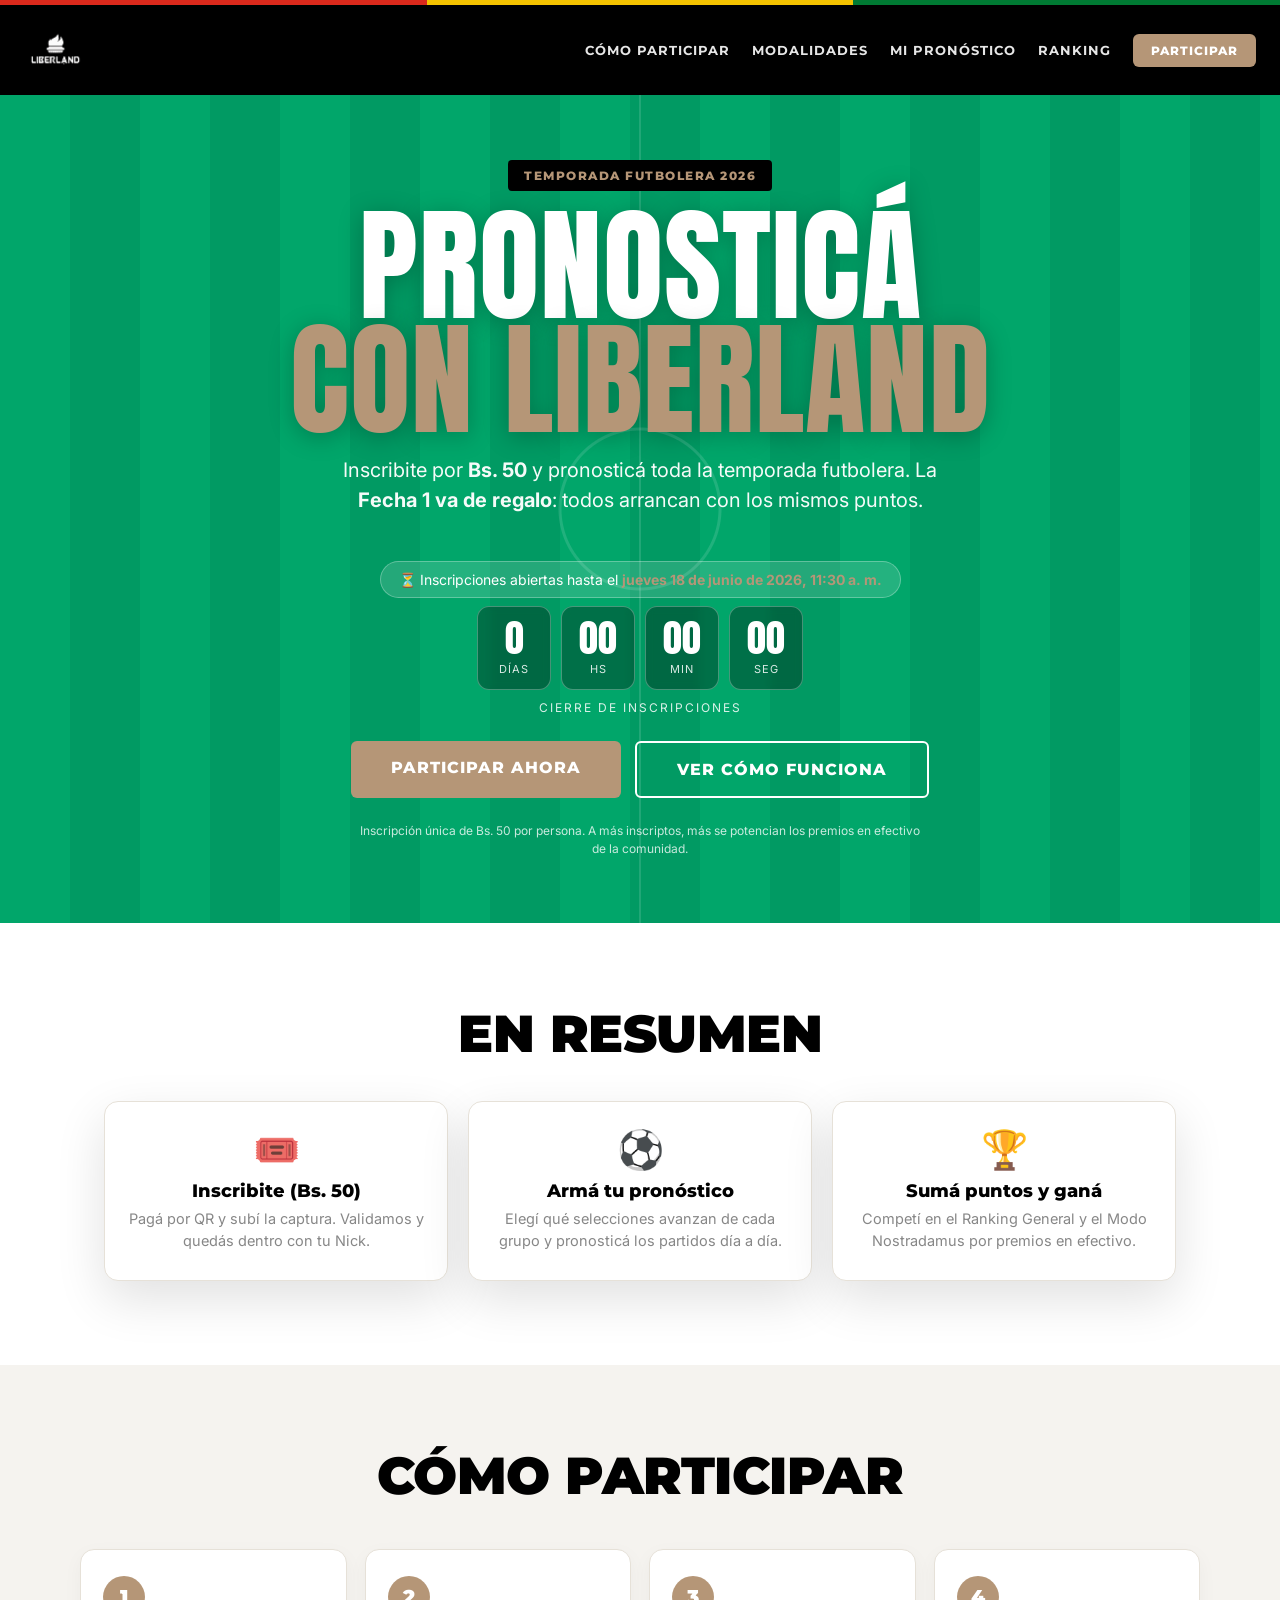
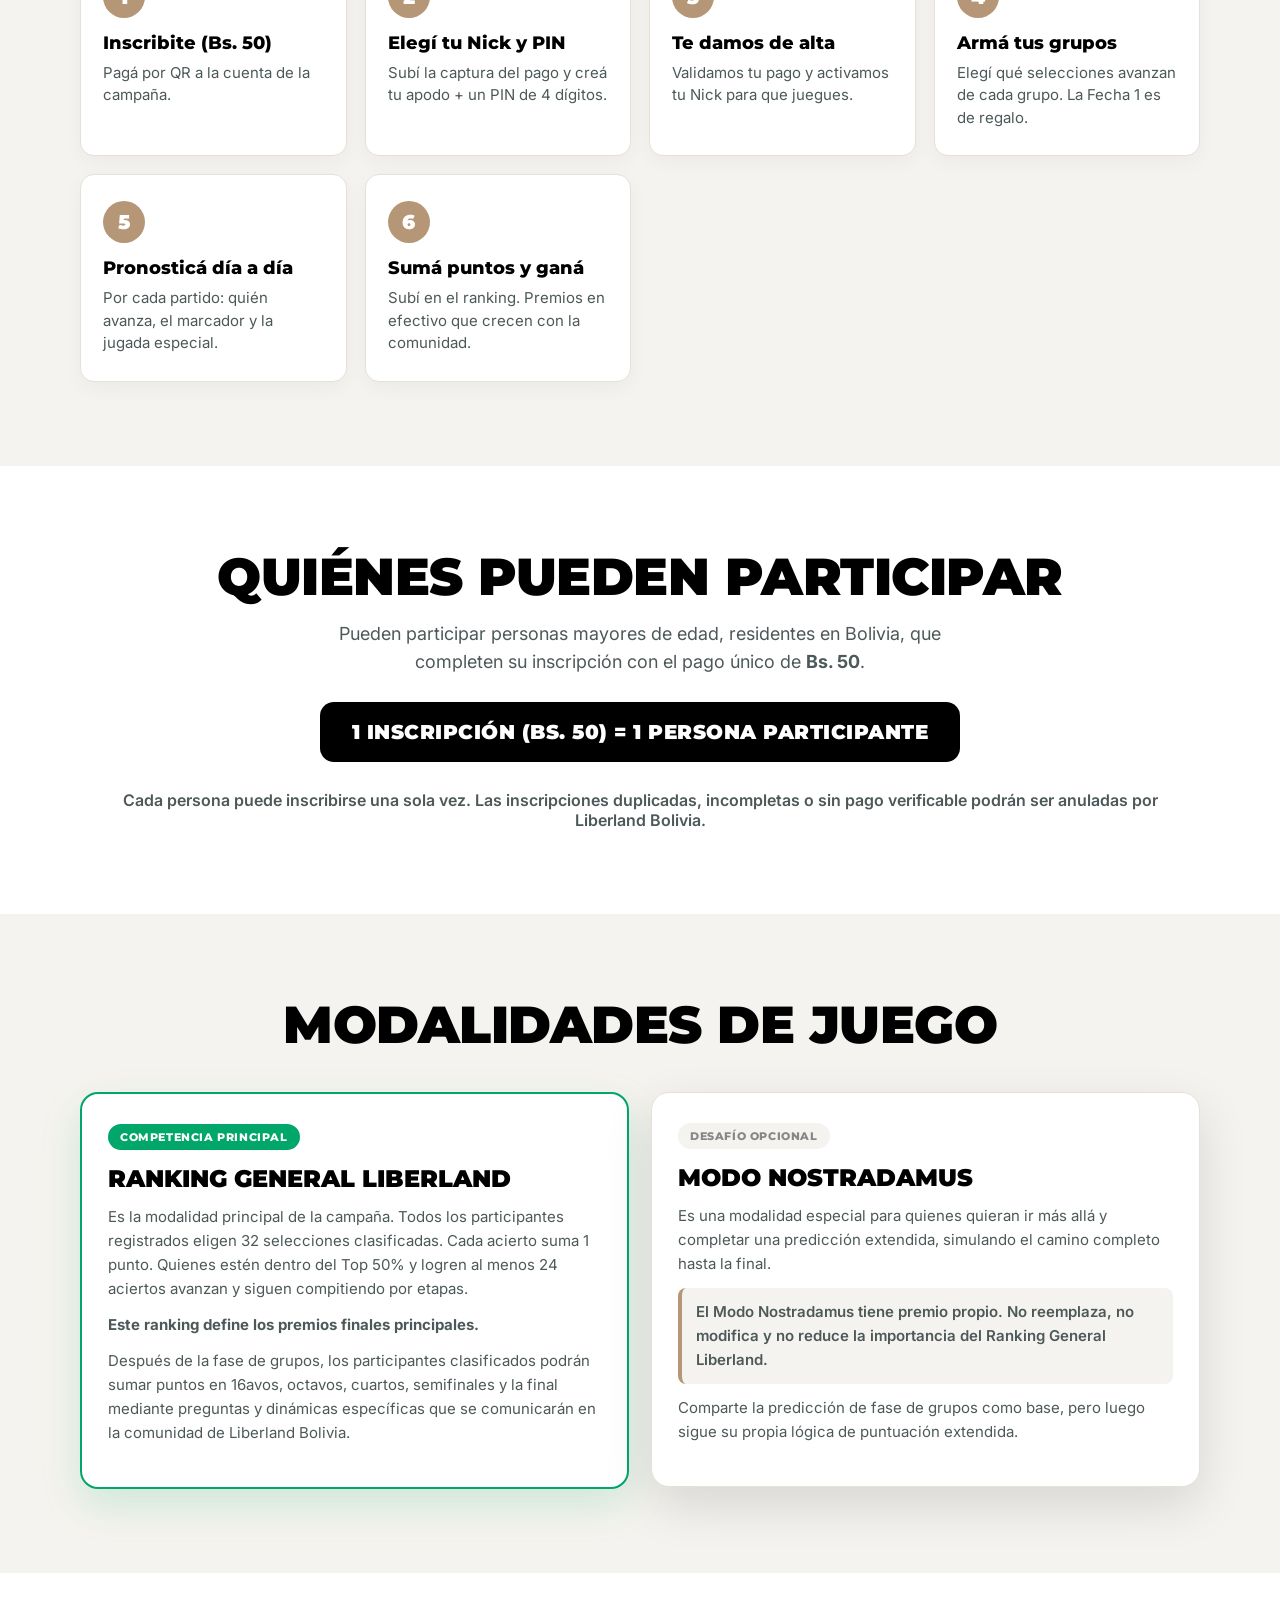
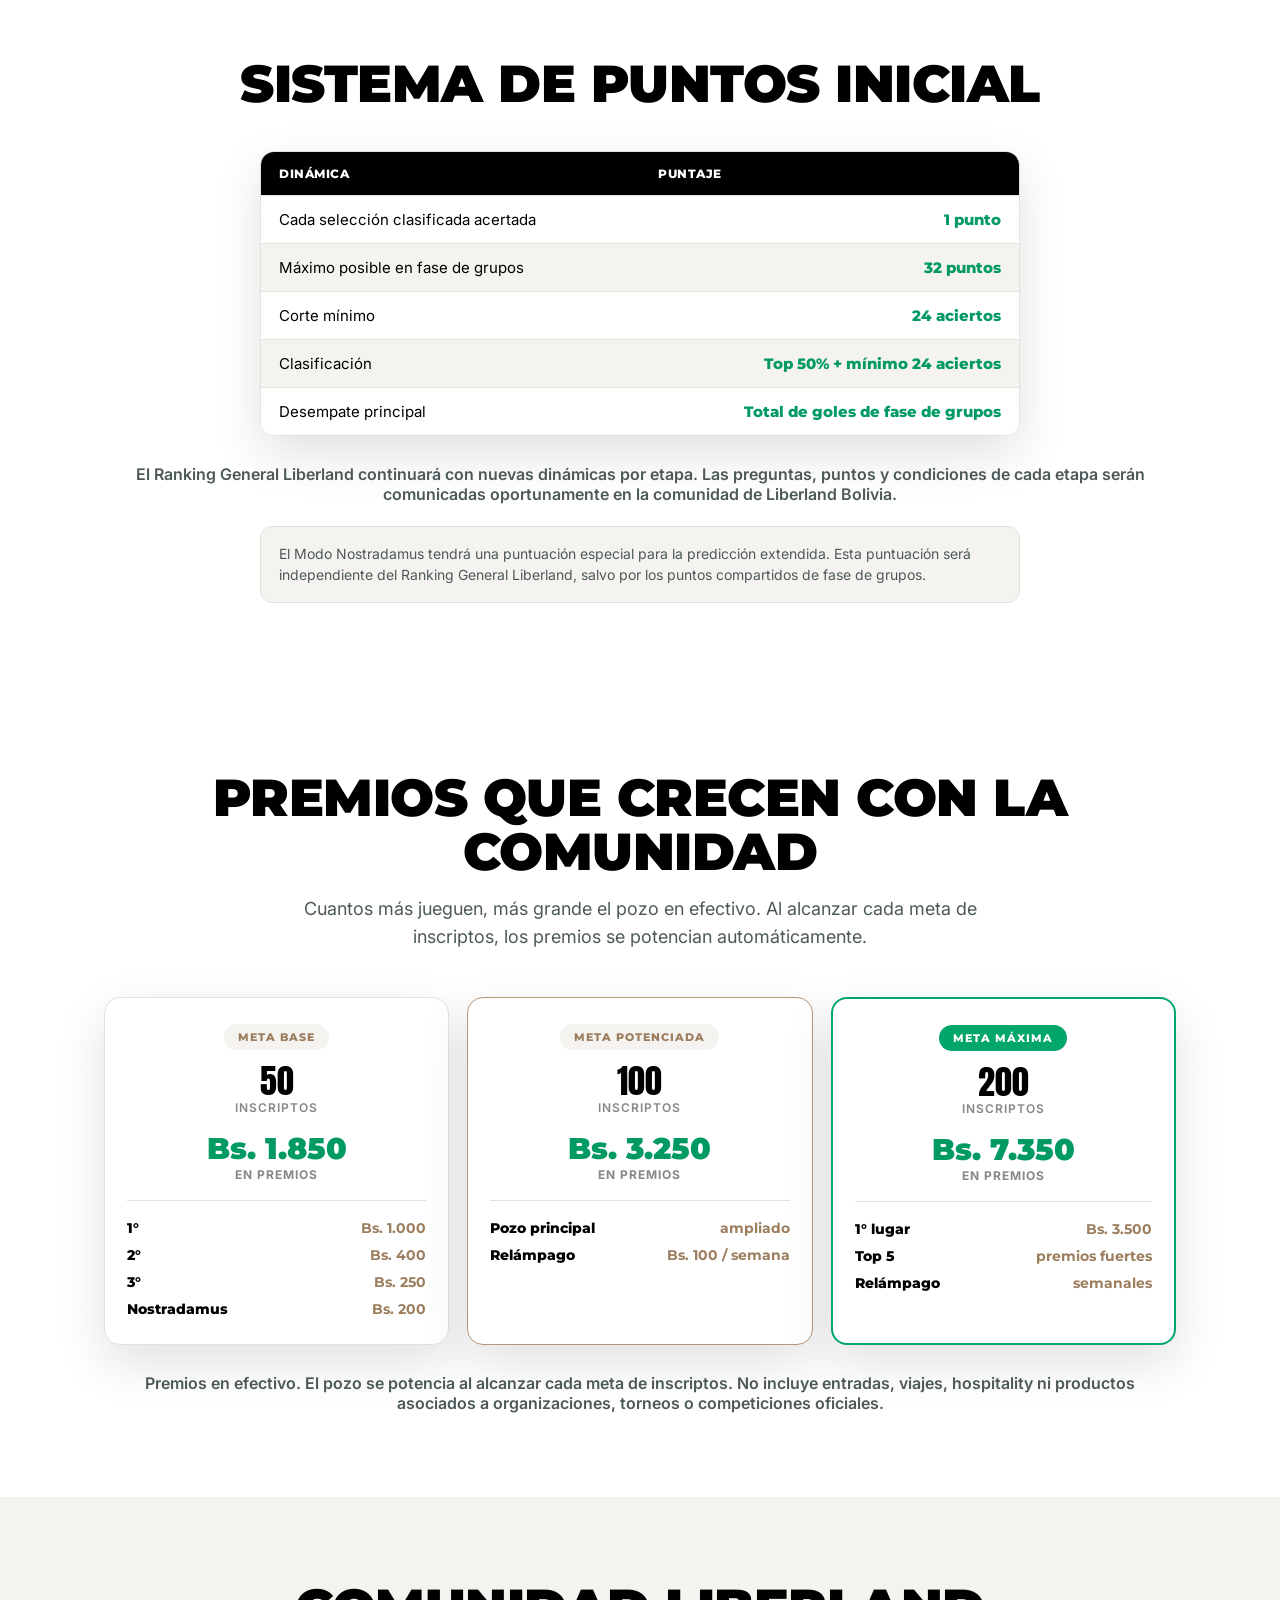
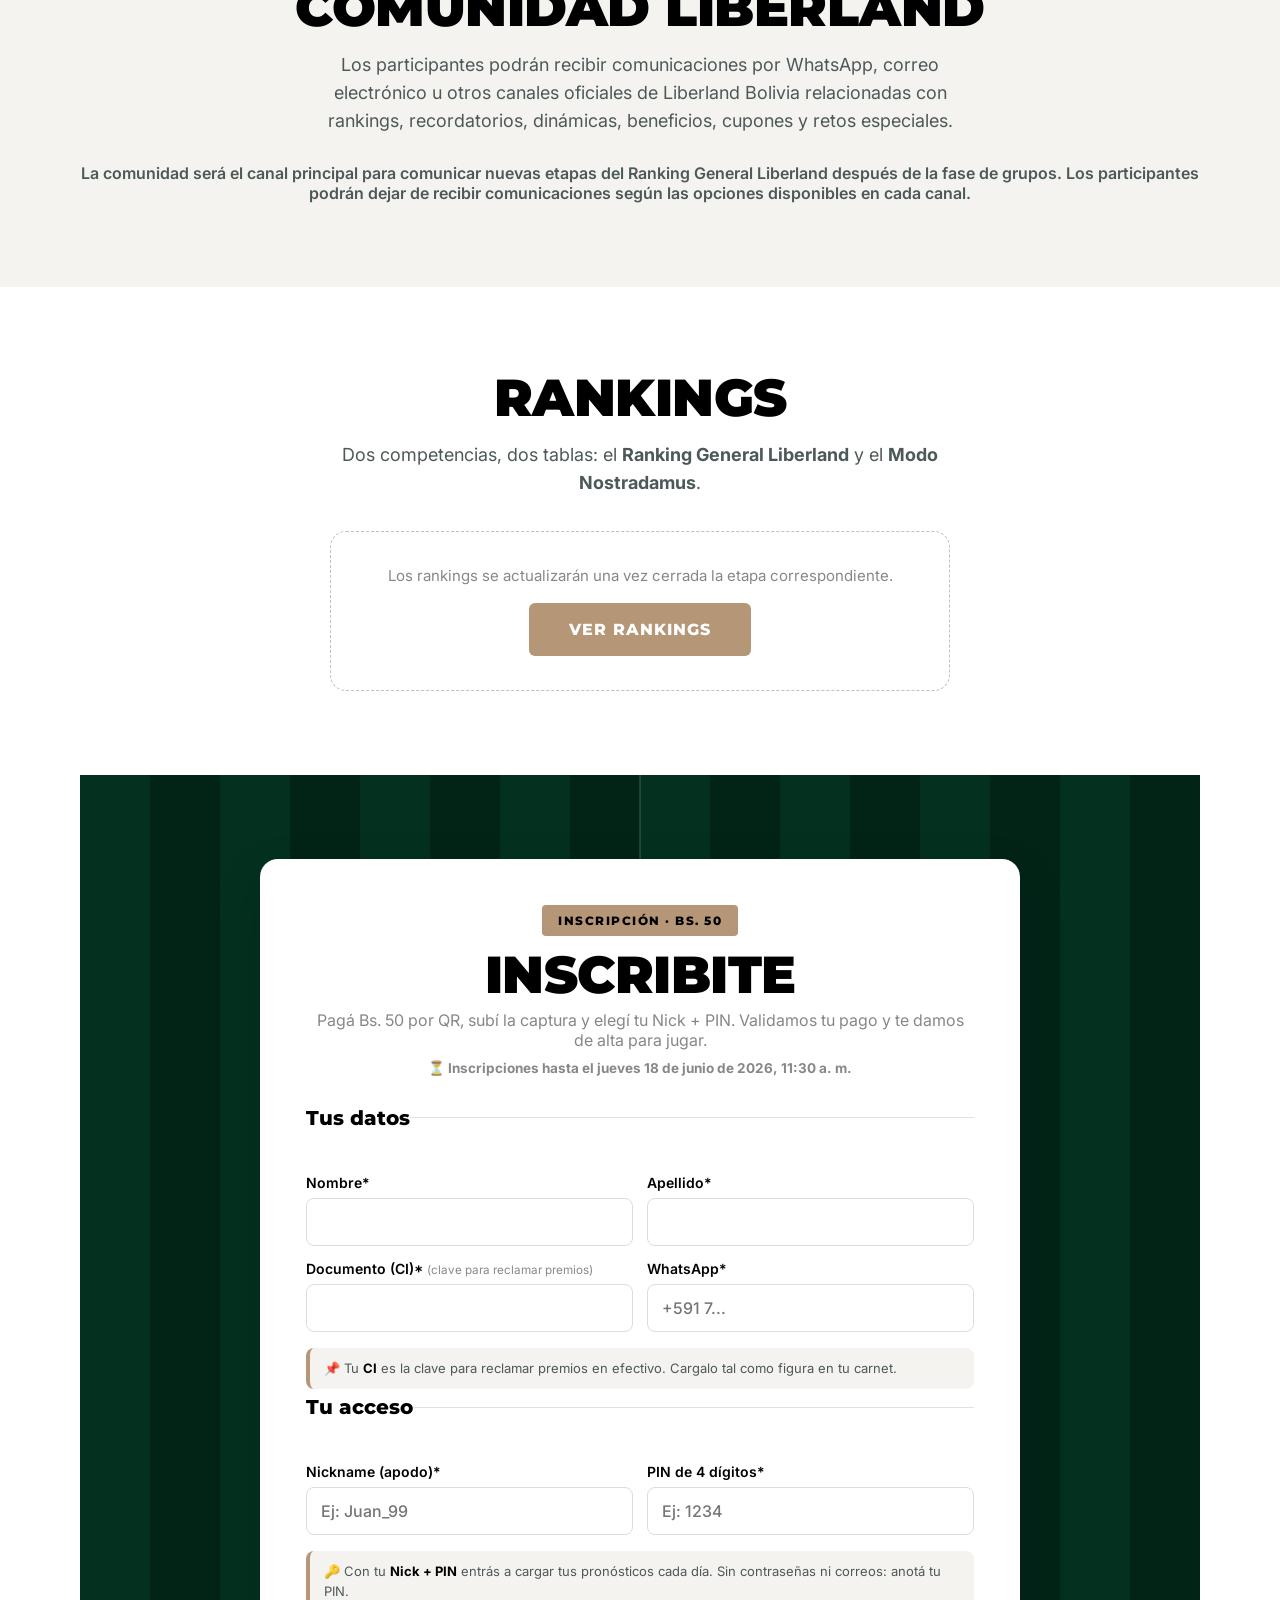
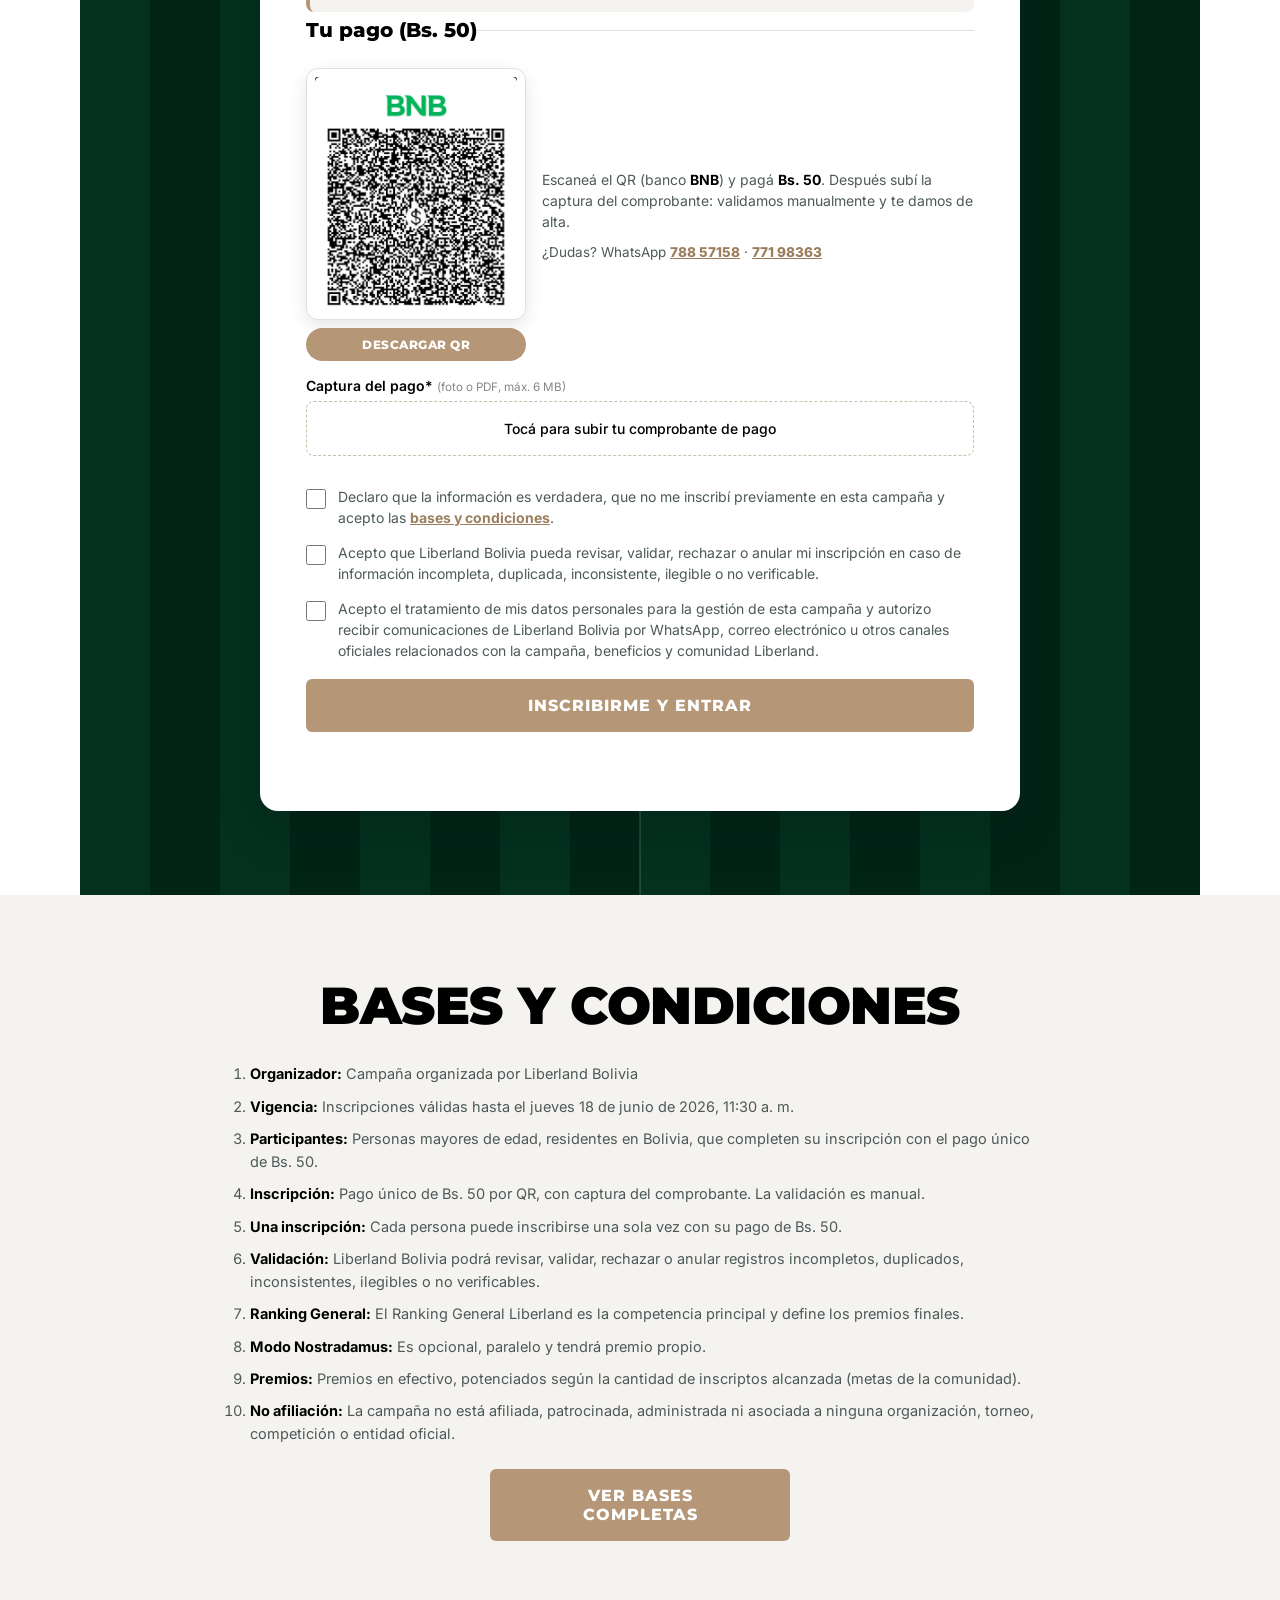
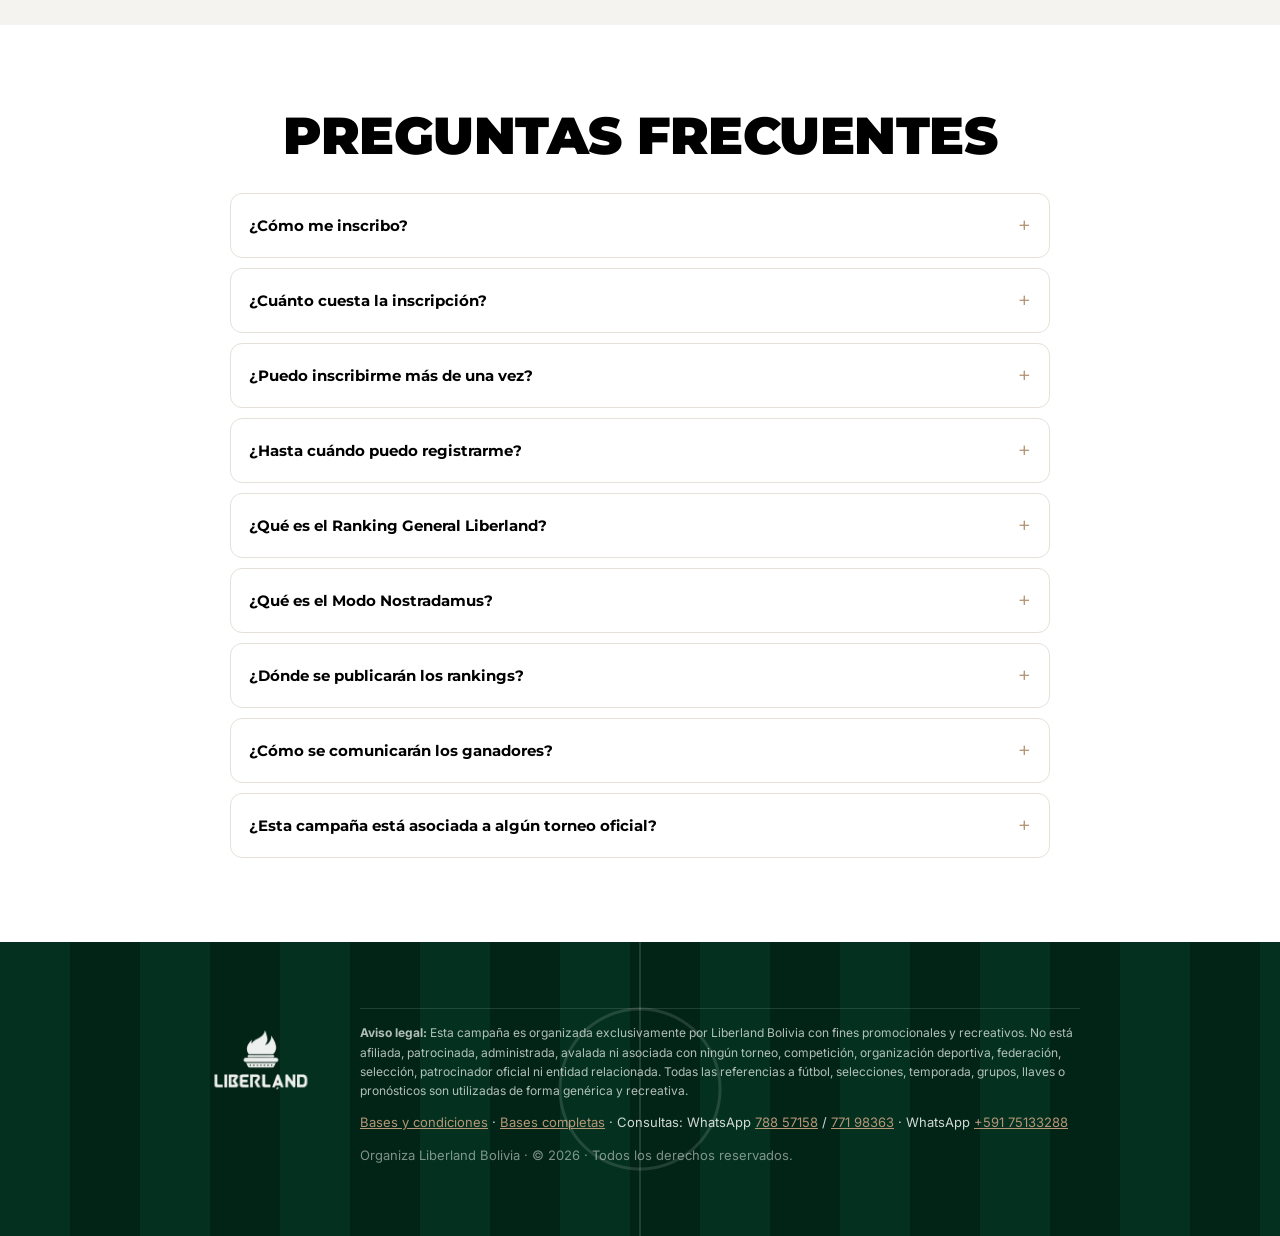
<file: index.html>
<!doctype html>
<html lang="es">
<head>
<meta charset="utf-8" />
<meta name="viewport" content="width=device-width, initial-scale=1" />
<title>Pronosticá con Liberland</title>
<meta name="description" content="Inscribite por Bs. 50 y pronosticá toda la temporada futbolera. Competí en el Ranking General Liberland o activá el Modo Nostradamus y ganá premios en efectivo." />
<meta property="og:title" content="Pronosticá con Liberland" />
<meta property="og:description" content="Inscribite por Bs. 50, armá tus pronósticos de la temporada futbolera y ganá premios en efectivo." />
<meta property="og:type" content="website" />
<meta property="og:url" content="https://centro-de-estudios-populi.github.io/pronostica-con-liberland/" />
<meta property="og:image" content="https://centro-de-estudios-populi.github.io/pronostica-con-liberland/assets/og-image.png" />
<meta property="og:image:width" content="1200" />
<meta property="og:image:height" content="630" />
<meta property="og:locale" content="es_BO" />
<meta name="twitter:card" content="summary_large_image" />
<meta name="twitter:title" content="Pronosticá con Liberland" />
<meta name="twitter:description" content="Inscribite por Bs. 50, pronosticá la temporada futbolera y ganá premios en efectivo." />
<meta name="twitter:image" content="https://centro-de-estudios-populi.github.io/pronostica-con-liberland/assets/og-image.png" />
<link rel="preconnect" href="https://fonts.googleapis.com" />
<link rel="preconnect" href="https://fonts.gstatic.com" crossorigin />
<link href="https://fonts.googleapis.com/css2?family=Anton&family=Montserrat:wght@600;700;800;900&family=Inter:wght@400;500;600;700&display=swap" rel="stylesheet" />
<link rel="stylesheet" href="styles.css" />
<script>(function(){try{var u=new URLSearchParams(location.search).get("theme");var t=u||localStorage.getItem("ll_theme");if(t==="black")document.documentElement.setAttribute("data-theme","black");}catch(e){}function bind(){var b=document.getElementById("themeToggle");if(!b)return;b.addEventListener("click",function(){var on=document.documentElement.getAttribute("data-theme")==="black";if(on){document.documentElement.removeAttribute("data-theme");try{localStorage.setItem("ll_theme","light")}catch(e){}}else{document.documentElement.setAttribute("data-theme","black");try{localStorage.setItem("ll_theme","black")}catch(e){}}});}if(document.readyState!=="loading")bind();else document.addEventListener("DOMContentLoaded",bind);})();</script>
</head>
<body>

<!-- ===== FRANJA BOLIVIA ===== -->
<div class="flagbar" aria-hidden="true"></div>

<!-- ===== NAV ===== -->
<header class="nav">
  <img class="nav__logo" src="assets/logo-liberland-white.png" alt="Liberland" />
  <nav class="nav__links">
    <a class="nav__link nav__link--hide-mobile" href="#como-participar">Cómo participar</a>
    <a class="nav__link nav__link--hide-mobile" href="#modalidades">Modalidades</a>
    <a class="nav__link" href="jugar.html">Mi pronóstico</a>
    <a class="nav__link nav__link--etapa2" href="etapa2.html">Etapa 2</a>
    <a class="nav__link" href="ranking.html">Ranking</a>
<a href="#registro" class="btn btn--sm">Participar</a>
  </nav>
</header>

<!-- ===== BANNER DE FASE (solo en eliminatorias) ===== -->
<a class="phase-banner" href="etapa2.html">
  ¡Empezaron los cruces eliminatorios! Cargá tus pronósticos
  <span class="phase-banner__cta">Ir a Etapa 2 →</span>
</a>

<!-- ===== 1 · HERO ===== -->
<section class="hero pitch">
  <div class="hero__inner">
    <span class="kicker">Temporada futbolera 2026</span>
    <h1 class="display">PRONOSTICÁ<br><span class="display__accent">CON LIBERLAND</span></h1>
    <p class="hero__lead">Inscribite por <strong>Bs. 50</strong> y pronosticá toda la temporada futbolera. La <strong>Fecha 1 va de regalo</strong>: todos arrancan con los mismos puntos.</p>

    <p class="hero__deadline only-inscripcion">⏳ Inscripciones abiertas hasta el <strong>jueves 18 de junio de 2026, 11:30 a. m.</strong></p>
    <div class="countdown only-inscripcion" id="countdown" aria-label="Cuenta regresiva para el cierre de inscripciones">
      <div class="cd__item"><span id="cd-d">--</span><small>días</small></div>
      <div class="cd__item"><span id="cd-h">--</span><small>hs</small></div>
      <div class="cd__item"><span id="cd-m">--</span><small>min</small></div>
      <div class="cd__item"><span id="cd-s">--</span><small>seg</small></div>
    </div>
    <p class="countdown__label only-inscripcion">Cierre de inscripciones</p>

    <div class="hero__cta only-inscripcion">
      <a href="#registro" class="btn btn--lg">Participar ahora</a>
      <a href="#como-participar" class="btn btn--lg btn--ghost">Ver cómo funciona</a>
    </div>
    <div class="hero__cta only-eliminatorias">
      <a href="etapa2.html" class="btn btn--lg">Ver mis pronósticos →</a>
      <a href="ranking.html" class="btn btn--lg btn--ghost">Ver el ranking</a>
    </div>
    <p class="hero__legal">Inscripción única de Bs. 50 por persona. A más inscriptos, más se potencian los premios en efectivo de la comunidad.</p>
  </div>
</section>

<!-- ===== 2 · RESUMEN RÁPIDO ===== -->
<section class="section" id="resumen">
  <h2 class="h2">En resumen</h2>
  <div class="info-cards">
    <article class="info-card"><span class="info-card__ico">🎟️</span><h3>Inscribite (Bs. 50)</h3><p>Pagá por QR y subí la captura. Validamos y quedás dentro con tu Nick.</p></article>
    <article class="info-card"><span class="info-card__ico">⚽</span><h3>Armá tu pronóstico</h3><p>Elegí qué selecciones avanzan de cada grupo y pronosticá los partidos día a día.</p></article>
    <article class="info-card"><span class="info-card__ico">🏆</span><h3>Sumá puntos y ganá</h3><p>Competí en el Ranking General y el Modo Nostradamus por premios en efectivo.</p></article>
  </div>
</section>

<!-- ===== 3 · CÓMO PARTICIPAR ===== -->
<section class="section section--cream" id="como-participar">
  <h2 class="h2">Cómo participar</h2>
  <div class="steps">
    <article class="step"><span class="step__n">1</span><h3>Inscribite (Bs. 50)</h3><p>Pagá por QR a la cuenta de la campaña.</p></article>
    <article class="step"><span class="step__n">2</span><h3>Elegí tu Nick y PIN</h3><p>Subí la captura del pago y creá tu apodo + un PIN de 4 dígitos.</p></article>
    <article class="step"><span class="step__n">3</span><h3>Te damos de alta</h3><p>Validamos tu pago y activamos tu Nick para que juegues.</p></article>
    <article class="step"><span class="step__n">4</span><h3>Armá tus grupos</h3><p>Elegí qué selecciones avanzan de cada grupo. La Fecha 1 es de regalo.</p></article>
    <article class="step"><span class="step__n">5</span><h3>Pronosticá día a día</h3><p>Por cada partido: quién avanza, el marcador y la jugada especial.</p></article>
    <article class="step"><span class="step__n">6</span><h3>Sumá puntos y ganá</h3><p>Subí en el ranking. Premios en efectivo que crecen con la comunidad.</p></article>
  </div>
</section>

<!-- ===== 4 · QUIÉNES PUEDEN PARTICIPAR ===== -->
<section class="section" id="quienes">
  <h2 class="h2">Quiénes pueden participar</h2>
  <p class="section__lead">Pueden participar personas mayores de edad, residentes en Bolivia, que completen su inscripción con el pago único de <strong>Bs. 50</strong>.</p>
  <div class="rule-band">1 inscripción (Bs. 50) = 1 persona participante</div>
  <p class="section__foot">Cada persona puede inscribirse una sola vez. Las inscripciones duplicadas, incompletas o sin pago verificable podrán ser anuladas por Liberland Bolivia.</p>
</section>

<!-- ===== 5 · MODALIDADES ===== -->
<section class="section section--cream" id="modalidades">
  <h2 class="h2">Modalidades de juego</h2>
  <div class="modos">
    <article class="modo modo--main">
      <span class="modo__label modo__label--main">Competencia principal</span>
      <h3 class="modo__title">Ranking General Liberland</h3>
      <p>Es la modalidad principal de la campaña. Todos los participantes registrados eligen 32 selecciones clasificadas. Cada acierto suma 1 punto. Quienes estén dentro del Top 50% y logren al menos 24 aciertos avanzan y siguen compitiendo por etapas.</p>
      <p class="modo__hl">Este ranking define los premios finales principales.</p>
      <p>Después de la fase de grupos, los participantes clasificados podrán sumar puntos en 16avos, octavos, cuartos, semifinales y la final mediante preguntas y dinámicas específicas que se comunicarán en la comunidad de Liberland Bolivia.</p>
    </article>
    <article class="modo modo--alt">
      <span class="modo__label">Desafío opcional</span>
      <h3 class="modo__title">Modo Nostradamus</h3>
      <p>Es una modalidad especial para quienes quieran ir más allá y completar una predicción extendida, simulando el camino completo hasta la final.</p>
      <p class="modo__note">El Modo Nostradamus tiene premio propio. No reemplaza, no modifica y no reduce la importancia del Ranking General Liberland.</p>
      <p>Comparte la predicción de fase de grupos como base, pero luego sigue su propia lógica de puntuación extendida.</p>
    </article>
  </div>
</section>

<!-- ===== 6 · SISTEMA DE PUNTOS ===== -->
<section class="section" id="puntos">
  <h2 class="h2">Sistema de puntos inicial</h2>
  <div class="ptable-wrap">
    <table class="ptable">
      <thead><tr><th>Dinámica</th><th>Puntaje</th></tr></thead>
      <tbody>
        <tr><td>Cada selección clasificada acertada</td><td>1 punto</td></tr>
        <tr><td>Máximo posible en fase de grupos</td><td>32 puntos</td></tr>
        <tr><td>Corte mínimo</td><td>24 aciertos</td></tr>
        <tr><td>Clasificación</td><td>Top 50% + mínimo 24 aciertos</td></tr>
        <tr><td>Desempate principal</td><td>Total de goles de fase de grupos</td></tr>
      </tbody>
    </table>
  </div>
  <p class="section__foot">El Ranking General Liberland continuará con nuevas dinámicas por etapa. Las preguntas, puntos y condiciones de cada etapa serán comunicadas oportunamente en la comunidad de Liberland Bolivia.</p>
  <div class="note-card">El Modo Nostradamus tendrá una puntuación especial para la predicción extendida. Esta puntuación será independiente del Ranking General Liberland, salvo por los puntos compartidos de fase de grupos.</div>
</section>

<!-- ===== 8 · PREMIOS (pozo que escala con la comunidad) ===== -->
<section class="section" id="premios">
  <h2 class="h2">Premios que crecen con la comunidad</h2>
  <p class="section__lead">Cuantos más jueguen, más grande el pozo en efectivo. Al alcanzar cada meta de inscriptos, los premios se potencian automáticamente.</p>
  <div class="tiers">
    <article class="tier">
      <span class="tier__tag">Meta base</span>
      <div class="tier__n">50 <small>inscriptos</small></div>
      <div class="tier__pool">Bs. 1.850</div>
      <span class="tier__pool-lbl">en premios</span>
      <ul class="tier__list">
        <li><b>1°</b><span>Bs. 1.000</span></li>
        <li><b>2°</b><span>Bs. 400</span></li>
        <li><b>3°</b><span>Bs. 250</span></li>
        <li><b>Nostradamus</b><span>Bs. 200</span></li>
      </ul>
    </article>
    <article class="tier tier--mid">
      <span class="tier__tag">Meta potenciada</span>
      <div class="tier__n">100 <small>inscriptos</small></div>
      <div class="tier__pool">Bs. 3.250</div>
      <span class="tier__pool-lbl">en premios</span>
      <ul class="tier__list">
        <li><b>Pozo principal</b><span>ampliado</span></li>
        <li><b>Relámpago</b><span>Bs. 100 / semana</span></li>
      </ul>
    </article>
    <article class="tier tier--max">
      <span class="tier__tag">Meta máxima</span>
      <div class="tier__n">200 <small>inscriptos</small></div>
      <div class="tier__pool">Bs. 7.350</div>
      <span class="tier__pool-lbl">en premios</span>
      <ul class="tier__list">
        <li><b>1° lugar</b><span>Bs. 3.500</span></li>
        <li><b>Top 5</b><span>premios fuertes</span></li>
        <li><b>Relámpago</b><span>semanales</span></li>
      </ul>
    </article>
  </div>
  <p class="section__foot">Premios en efectivo. El pozo se potencia al alcanzar cada meta de inscriptos. No incluye entradas, viajes, hospitality ni productos asociados a organizaciones, torneos o competiciones oficiales.</p>
</section>

<!-- ===== 9 · COMUNIDAD LIBERLAND ===== -->
<section class="section section--cream" id="comunidad">
  <h2 class="h2">Comunidad Liberland</h2>
  <p class="section__lead">Los participantes podrán recibir comunicaciones por WhatsApp, correo electrónico u otros canales oficiales de Liberland Bolivia relacionadas con rankings, recordatorios, dinámicas, beneficios, cupones y retos especiales.</p>
  <p class="section__foot">La comunidad será el canal principal para comunicar nuevas etapas del Ranking General Liberland después de la fase de grupos. Los participantes podrán dejar de recibir comunicaciones según las opciones disponibles en cada canal.</p>
</section>

<!-- ===== 10 · RANKINGS ===== -->
<section class="section" id="rankings">
  <h2 class="h2">Rankings</h2>
  <p class="section__lead">Dos competencias, dos tablas: el <strong>Ranking General Liberland</strong> y el <strong>Modo Nostradamus</strong>.</p>
  <div class="rank-preview">
    <p class="rank-empty">Los rankings se actualizarán una vez cerrada la etapa correspondiente.</p>
    <a class="btn btn--lg" href="ranking.html">Ver rankings</a>
  </div>
</section>

<!-- ===== 11 · REGISTRO ===== -->
<section class="section pitch pitch--dark" id="registro">
  <div class="form-card">
    <header class="form-card__head">
      <span class="kicker kicker--dark">Inscripción · Bs. 50</span>
      <h2 class="h2">Inscribite</h2>
      <p>Pagá Bs. 50 por QR, subí la captura y elegí tu Nick + PIN. Validamos tu pago y te damos de alta para jugar.</p>
      <p class="form-deadline">⏳ Inscripciones hasta el <strong>jueves 18 de junio de 2026, 11:30 a. m.</strong></p>
    </header>

    <form id="form" novalidate>
      <fieldset class="fs">
        <legend class="fs__legend">Tus datos</legend>
        <div class="grid2">
          <label class="field"><span>Nombre*</span><input name="nombre" required autocomplete="given-name" /></label>
          <label class="field"><span>Apellido*</span><input name="apellido" required autocomplete="family-name" /></label>
          <label class="field"><span>Documento (CI)* <small>(clave para reclamar premios)</small></span><input name="documento" required inputmode="numeric" /></label>
          <label class="field"><span>WhatsApp*</span><input name="whatsapp" required inputmode="tel" placeholder="+591 7..." /></label>
        </div>
        <p class="form-note">📌 Tu <b>CI</b> es la clave para reclamar premios en efectivo. Cargalo tal como figura en tu carnet.</p>
      </fieldset>

      <fieldset class="fs">
        <legend class="fs__legend">Tu acceso</legend>
        <div class="grid2">
          <label class="field"><span>Nickname (apodo)*</span><input name="nick" required autocomplete="off" placeholder="Ej: Juan_99" maxlength="20" /></label>
          <label class="field"><span>PIN de 4 dígitos*</span><input name="pin" required inputmode="numeric" pattern="\d{4}" maxlength="4" placeholder="Ej: 1234" /></label>
        </div>
        <p class="form-note">🔑 Con tu <b>Nick + PIN</b> entrás a cargar tus pronósticos cada día. Sin contraseñas ni correos: anotá tu PIN.</p>
      </fieldset>

      <fieldset class="fs">
        <legend class="fs__legend">Tu pago (Bs. 50)</legend>
        <div class="pay-qr">
          <div class="pay-qr__img">
            <img src="assets/qr-pago.jpg" alt="QR de pago BNB · Liberland Bolivia · Bs. 50" loading="lazy" />
            <a class="pay-qr__dl" href="assets/qr-pago.jpg" download="QR-Liberland-Bs50.jpg">Descargar QR</a>
          </div>
          <div class="pay-qr__info">
            <p class="pay-qr__txt">Escaneá el QR (banco <b>BNB</b>) y pagá <b>Bs. 50</b>. Después subí la captura del comprobante: validamos manualmente y te damos de alta.</p>
            <p class="pay-qr__wa">¿Dudas? WhatsApp <a href="https://wa.me/59178857158" target="_blank" rel="noopener">788 57158</a> · <a href="https://wa.me/59177198363" target="_blank" rel="noopener">771 98363</a></p>
          </div>
        </div>
        <label class="field field--file">
          <span>Captura del pago* <small>(foto o PDF, máx. 6 MB)</small></span>
          <input type="file" name="comprobante" id="comprobante" accept="image/*,application/pdf" required />
          <span class="file-hint" id="file-hint">Tocá para subir tu comprobante de pago</span>
        </label>
      </fieldset>

      <div class="terms-group">
        <label class="terms">
          <input type="checkbox" name="terminos" id="terminos" required />
          <span>Declaro que la información es verdadera, que no me inscribí previamente en esta campaña y acepto las <a href="#bases">bases y condiciones</a>.</span>
        </label>
        <label class="terms">
          <input type="checkbox" name="validacion" id="validacion" required />
          <span>Acepto que Liberland Bolivia pueda revisar, validar, rechazar o anular mi inscripción en caso de información incompleta, duplicada, inconsistente, ilegible o no verificable.</span>
        </label>
        <label class="terms">
          <input type="checkbox" name="datos" id="datos" required />
          <span>Acepto el tratamiento de mis datos personales para la gestión de esta campaña y autorizo recibir comunicaciones de Liberland Bolivia por WhatsApp, correo electrónico u otros canales oficiales relacionados con la campaña, beneficios y comunidad Liberland.</span>
        </label>
      </div>

      <p class="form-error" id="form-error" hidden></p>
      <button type="submit" class="btn btn--lg btn--full" id="submit">Inscribirme y entrar</button>
      <p class="form-fine">Tras validar tu pago te damos de alta. Con tu Nick + PIN entrás a cargar tus pronósticos.</p>
    </form>
  </div>

  <!-- CONFIRMACIÓN (no se usa: tras enviar vamos directo a la quiniela) -->
  <div class="confirm" id="confirm" hidden>
    <div class="confirm__card">
      <div class="confirm__check">✓</div>
      <h2>¡Registro recibido!</h2>
      <p>Revisaremos tu información y, si cumple con las condiciones, quedarás habilitado para competir. Ahora armá tu pronóstico.</p>
      <div class="hero__cta">
        <a class="btn btn--lg" href="jugar.html">Armar mi pronóstico →</a>
        <a class="btn btn--lg" id="wa-cta" href="#" target="_blank" rel="noopener" style="background:var(--green)">Sumate a la comunidad</a>
      </div>
    </div>
  </div>
</section>

<!-- ===== 12 · BASES Y CONDICIONES ===== -->
<section class="section section--cream" id="bases">
  <h2 class="h2">Bases y condiciones</h2>
  <ol class="bases-list">
    <li><strong>Organizador:</strong> Campaña organizada por Liberland Bolivia</li>
    <li><strong>Vigencia:</strong> Inscripciones válidas hasta el jueves 18 de junio de 2026, 11:30 a. m.</li>
    <li><strong>Participantes:</strong> Personas mayores de edad, residentes en Bolivia, que completen su inscripción con el pago único de Bs. 50.</li>
    <li><strong>Inscripción:</strong> Pago único de Bs. 50 por QR, con captura del comprobante. La validación es manual.</li>
    <li><strong>Una inscripción:</strong> Cada persona puede inscribirse una sola vez con su pago de Bs. 50.</li>
    <li><strong>Validación:</strong> Liberland Bolivia podrá revisar, validar, rechazar o anular registros incompletos, duplicados, inconsistentes, ilegibles o no verificables.</li>
    <li><strong>Ranking General:</strong> El Ranking General Liberland es la competencia principal y define los premios finales.</li>
    <li><strong>Modo Nostradamus:</strong> Es opcional, paralelo y tendrá premio propio.</li>
    <li><strong>Premios:</strong> Premios en efectivo, potenciados según la cantidad de inscriptos alcanzada (metas de la comunidad).</li>
    <li><strong>No afiliación:</strong> La campaña no está afiliada, patrocinada, administrada ni asociada a ninguna organización, torneo, competición o entidad oficial.</li>
  </ol>
  <button class="btn btn--lg" type="button" onclick="document.getElementById('bases-modal').showModal()">Ver bases completas</button>
</section>

<!-- ===== 13 · PREGUNTAS FRECUENTES ===== -->
<section class="section" id="faq">
  <h2 class="h2">Preguntas frecuentes</h2>
  <div class="faq">
    <details class="faq-item"><summary>¿Cómo me inscribo?</summary><p>Pagás Bs. 50 por QR, subís la captura del comprobante y elegís tu Nick + PIN. Validamos el pago y te damos de alta para jugar.</p></details>
    <details class="faq-item"><summary>¿Cuánto cuesta la inscripción?</summary><p>Bs. 50, pago único por persona. La Fecha 1 va de regalo: todos arrancan con los mismos puntos.</p></details>
    <details class="faq-item"><summary>¿Puedo inscribirme más de una vez?</summary><p>No. Cada persona puede inscribirse una sola vez.</p></details>
    <details class="faq-item"><summary>¿Hasta cuándo puedo registrarme?</summary><p>Hasta el jueves 18 de junio de 2026, 11:30 a. m.</p></details>
    <details class="faq-item"><summary>¿Qué es el Ranking General Liberland?</summary><p>Es la competencia principal de la campaña. Inicia con la elección de 32 selecciones clasificadas y continúa con dinámicas por etapa.</p></details>
    <details class="faq-item"><summary>¿Qué es el Modo Nostradamus?</summary><p>Es un desafío opcional para completar una predicción extendida hasta la final. Tiene premio propio y no reemplaza al Ranking General Liberland.</p></details>
    <details class="faq-item"><summary>¿Dónde se publicarán los rankings?</summary><p>En la sección de rankings de la página y/o en canales oficiales de Liberland Bolivia.</p></details>
    <details class="faq-item"><summary>¿Cómo se comunicarán los ganadores?</summary><p>Liberland Bolivia podrá comunicar a los ganadores por WhatsApp, correo electrónico o canales oficiales.</p></details>
    <details class="faq-item"><summary>¿Esta campaña está asociada a algún torneo oficial?</summary><p>No. Es una campaña recreativa de Liberland Bolivia y no está afiliada, patrocinada ni administrada por ninguna organización, torneo o competición oficial.</p></details>
  </div>
</section>

<!-- ===== 14 · FOOTER / DISCLAIMER ===== -->
<footer class="footer pitch pitch--dark">
  <img class="footer__logo" src="assets/logo-liberland-white.png" alt="Liberland" />
  <div class="footer__legal">
    <p class="disclaimer"><strong>Aviso legal:</strong> Esta campaña es organizada exclusivamente por Liberland Bolivia con fines promocionales y recreativos. No está afiliada, patrocinada, administrada, avalada ni asociada con ningún torneo, competición, organización deportiva, federación, selección, patrocinador oficial ni entidad relacionada. Todas las referencias a fútbol, selecciones, temporada, grupos, llaves o pronósticos son utilizadas de forma genérica y recreativa.</p>
    <p class="footer__links">
      <a href="#bases">Bases y condiciones</a> ·
      <a href="#" onclick="document.getElementById('bases-modal').showModal();return false;">Bases completas</a> ·
      Consultas: WhatsApp <a href="https://wa.me/59178857158" target="_blank" rel="noopener">788 57158</a> / <a href="https://wa.me/59177198363" target="_blank" rel="noopener">771 98363</a> ·
      WhatsApp <a href="https://wa.me/59175133288" target="_blank" rel="noopener">+591 75133288</a>
    </p>
    <p class="footer__copy">Organiza Liberland Bolivia · © 2026 · Todos los derechos reservados.</p>
  </div>
</footer>

<!-- ===== MODAL: BASES COMPLETAS ===== -->
<dialog id="bases-modal" class="bases-modal">
  <div class="bases-modal__head">
    <h3>Bases y condiciones completas</h3>
    <button type="button" class="bases-modal__x" onclick="this.closest('dialog').close()" aria-label="Cerrar">×</button>
  </div>
  <div class="bases-modal__body">
    <p><strong>Organizador.</strong> Liberland Bolivia</p>
    <p><strong>Nombre de la campaña.</strong> "Pronosticá con Liberland".</p>
    <p><strong>Territorio.</strong> Estado Plurinacional de Bolivia.</p>
    <p><strong>Vigencia.</strong> Inscripciones válidas hasta el jueves 18 de junio de 2026, 11:30 a. m. Después de ese horario no se aceptan nuevos registros para rankings ni premios.</p>
    <p><strong>Participantes habilitados.</strong> Personas mayores de edad, residentes en Bolivia.</p>
    <p><strong>Inscripción.</strong> Pago único de Bs. 50 por persona, mediante QR a la cuenta de la campaña.</p>
    <p><strong>Comprobante de pago.</strong> Se requiere subir la captura del comprobante, sujeta a revisión y validación manual.</p>
    <p><strong>Acceso.</strong> El participante crea un Nickname y un PIN de 4 dígitos para cargar sus pronósticos.</p>
    <p><strong>Una inscripción por persona.</strong> Cada persona puede inscribirse una sola vez con su pago de Bs. 50.</p>
    <p><strong>Registros duplicados.</strong> Los registros incompletos, duplicados, inconsistentes, ilegibles o no verificables podrán ser anulados.</p>
    <p><strong>Mecánica del Ranking General Liberland.</strong> Modalidad principal. Cada participante elige 32 selecciones clasificadas; cada acierto suma 1 punto (máximo 32). Avanzan quienes estén dentro del Top 50% y logren al menos 24 aciertos. Continúa con dinámicas por etapa.</p>
    <p><strong>Mecánica del Modo Nostradamus.</strong> Desafío opcional y paralelo: predicción extendida hasta la final, con puntuación propia. Comparte la base de fase de grupos pero tiene su propia lógica.</p>
    <p><strong>Sistema de puntos.</strong> Fase de grupos: 1 punto por selección clasificada acertada. Las dinámicas posteriores se comunicarán oportunamente.</p>
    <p><strong>Desempates.</strong> Desempate principal por total de goles de fase de grupos.</p>
    <p><strong>Premios.</strong> Premios en efectivo para los mejores del Ranking General Liberland y del Modo Nostradamus, potenciados según la cantidad de inscriptos alcanzada (metas de la comunidad).</p>
    <p><strong>Premio especial Modo Nostradamus.</strong> Premio propio para la predicción extendida más certera.</p>
    <p><strong>Comunicación de ganadores.</strong> Liberland Bolivia podrá comunicar a los ganadores por WhatsApp, correo electrónico u otros canales oficiales.</p>
    <p><strong>Entrega de premios.</strong> Coordinada por Liberland Bolivia con los ganadores válidos.</p>
    <p><strong>Causales de descalificación.</strong> Información falsa, pagos no válidos o no verificables, registros duplicados o cualquier intento de fraude.</p>
    <p><strong>Uso de datos personales.</strong> Los datos se utilizan para la gestión de la campaña y las comunicaciones autorizadas por el participante.</p>
    <p><strong>Comunidad WhatsApp.</strong> Canal principal de comunicación de etapas, recordatorios y beneficios. El participante puede dejar de recibir comunicaciones.</p>
    <p><strong>Dinámicas complementarias.</strong> Podrán existir dinámicas adicionales comunicadas en los canales oficiales.</p>
    <p><strong>No afiliación oficial.</strong> La campaña no está afiliada, patrocinada, administrada, avalada ni asociada con ningún torneo, competición, organización deportiva, federación, selección, patrocinador oficial ni entidad relacionada.</p>
    <p><strong>Modificaciones.</strong> Liberland Bolivia podrá modificar fechas, mecánicas o premios por causas operativas, comunicándolo por sus canales oficiales.</p>
  </div>
</dialog>

<script src="config.js"></script>
<script src="phase.js"></script>
<script src="app.js"></script>
</body>
</html>
</file>
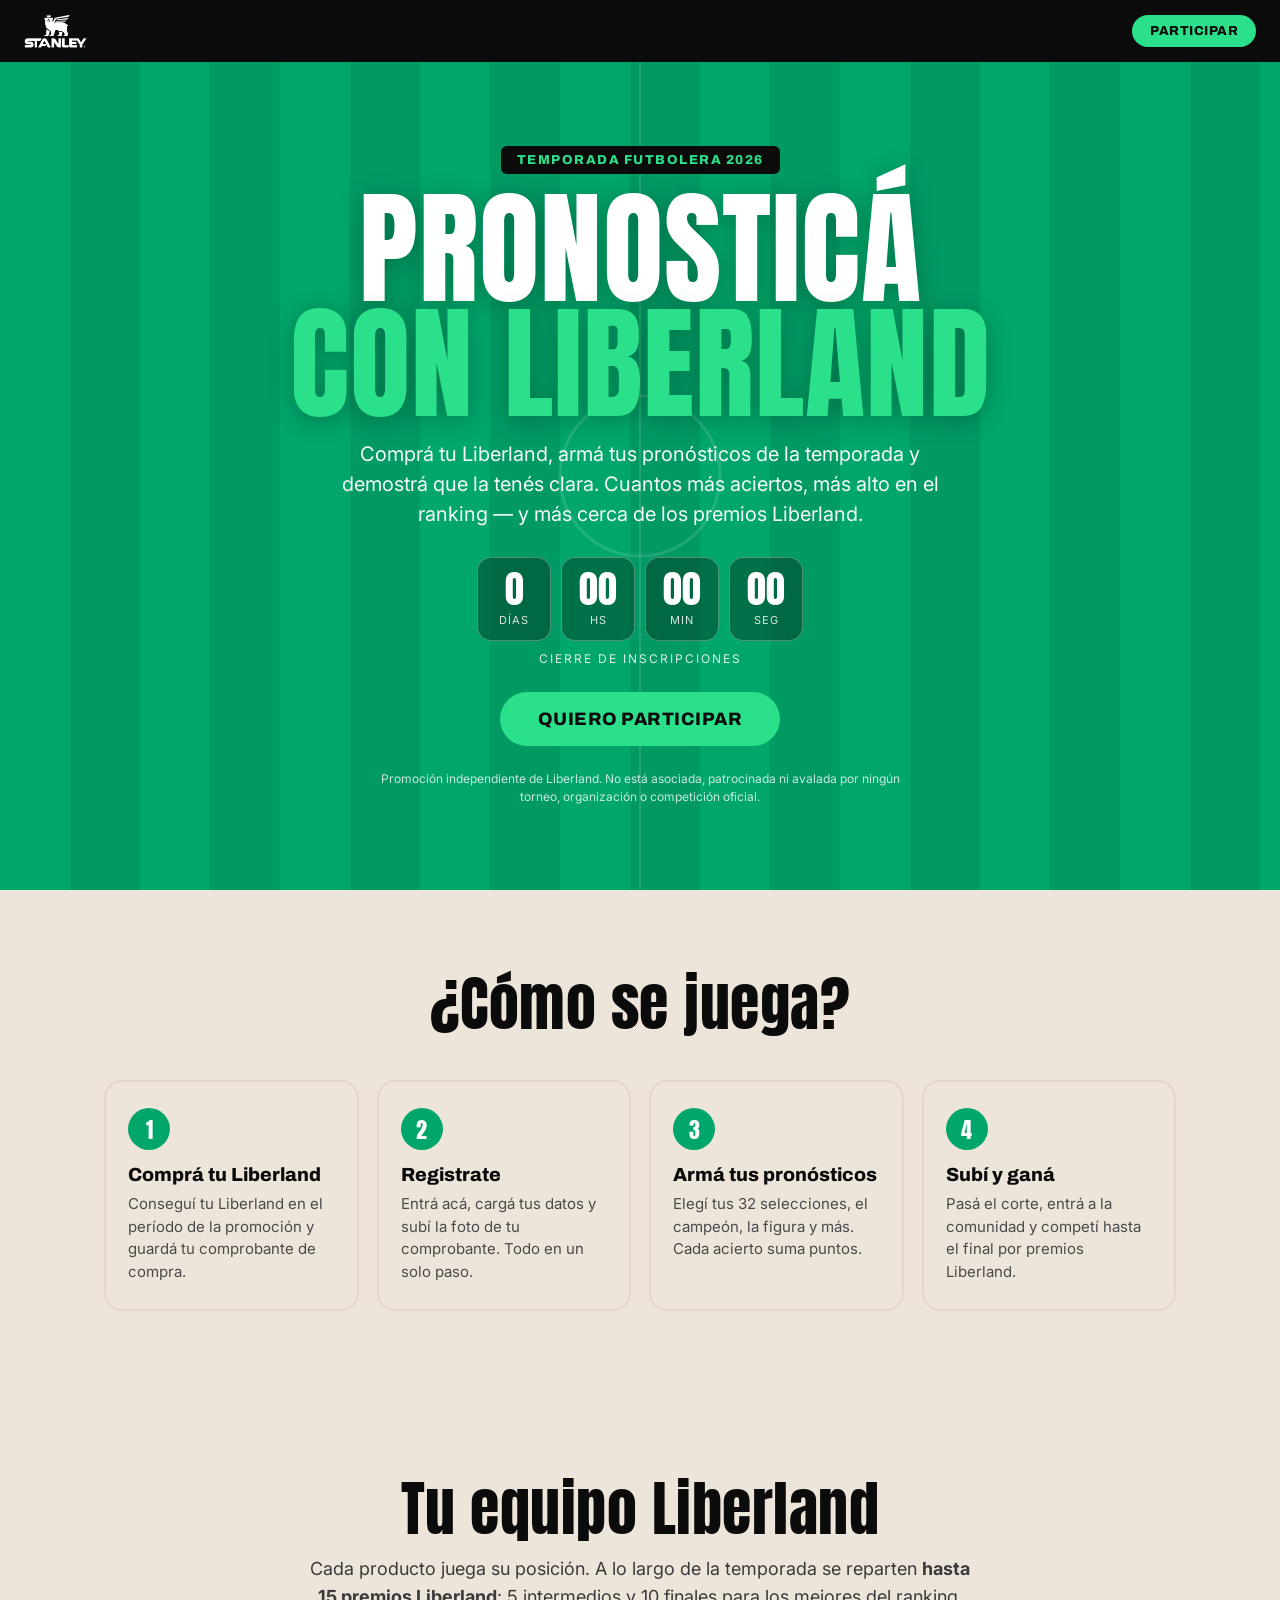
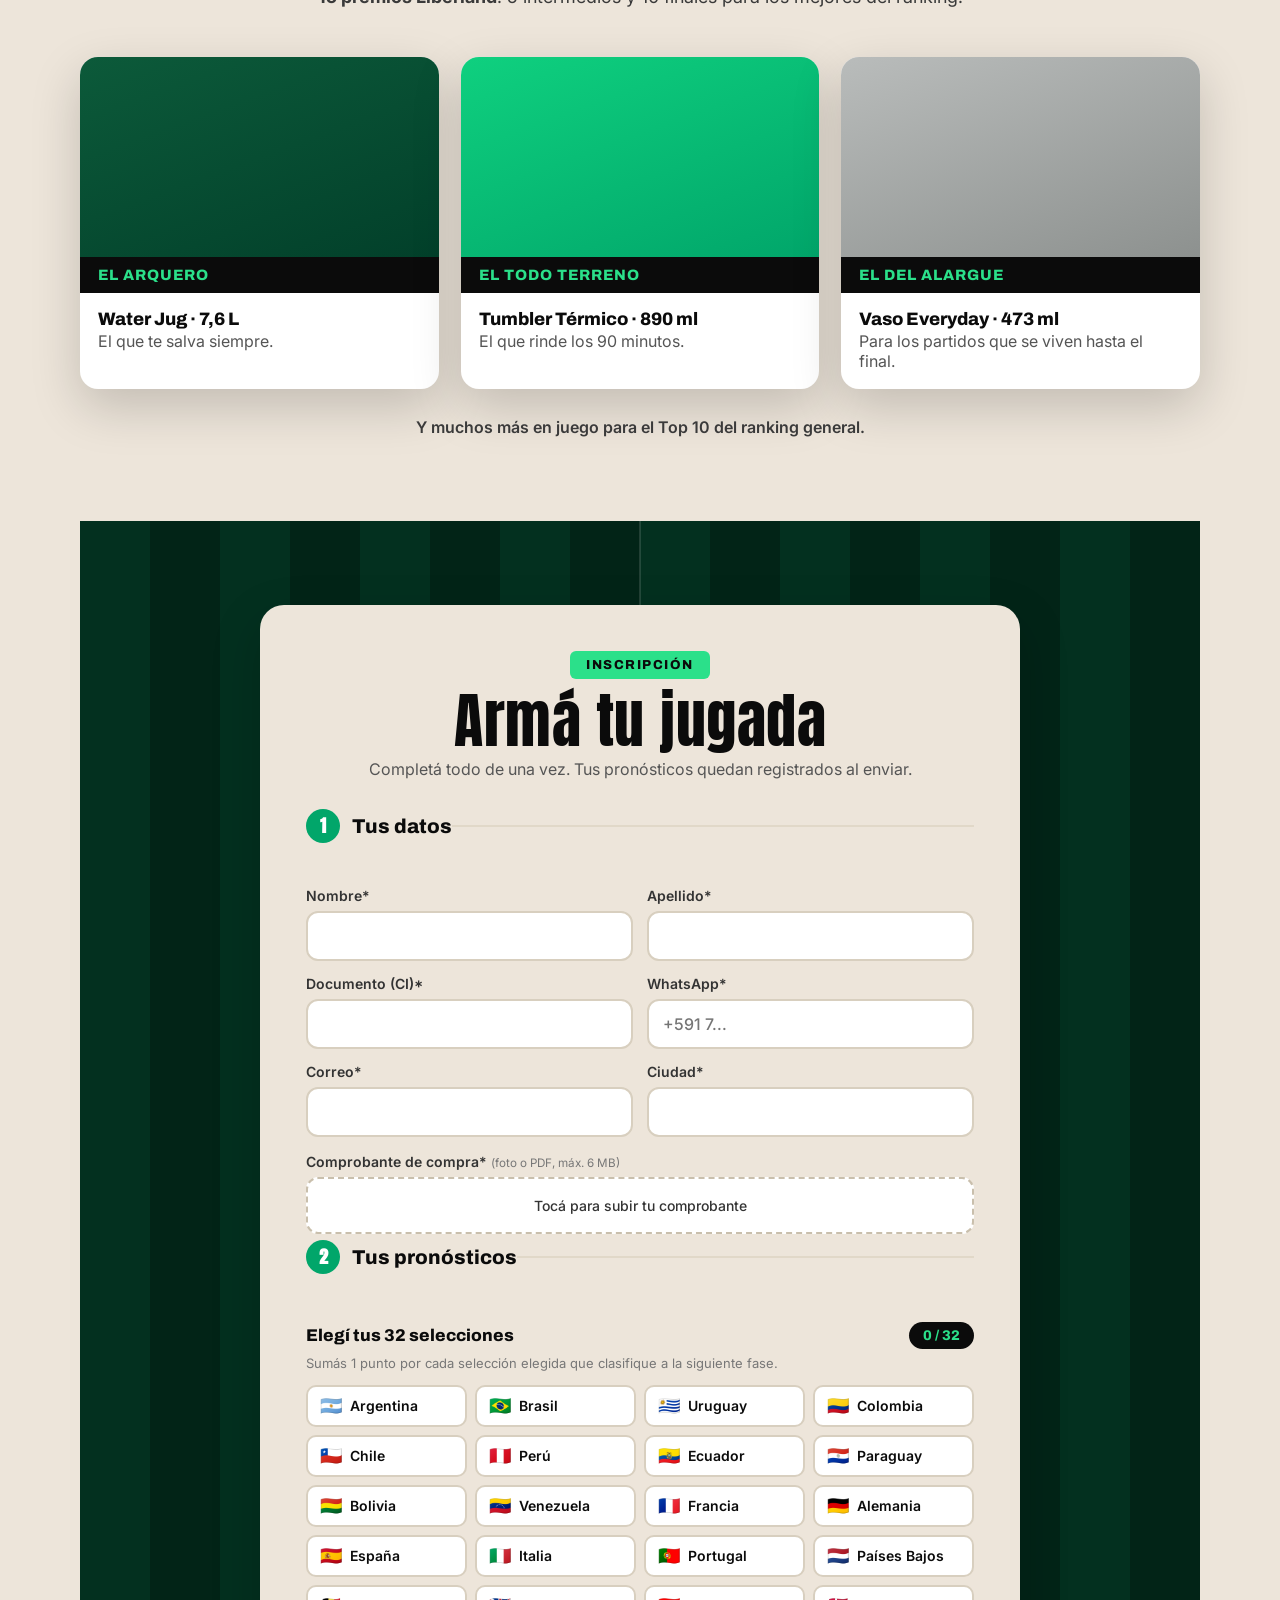
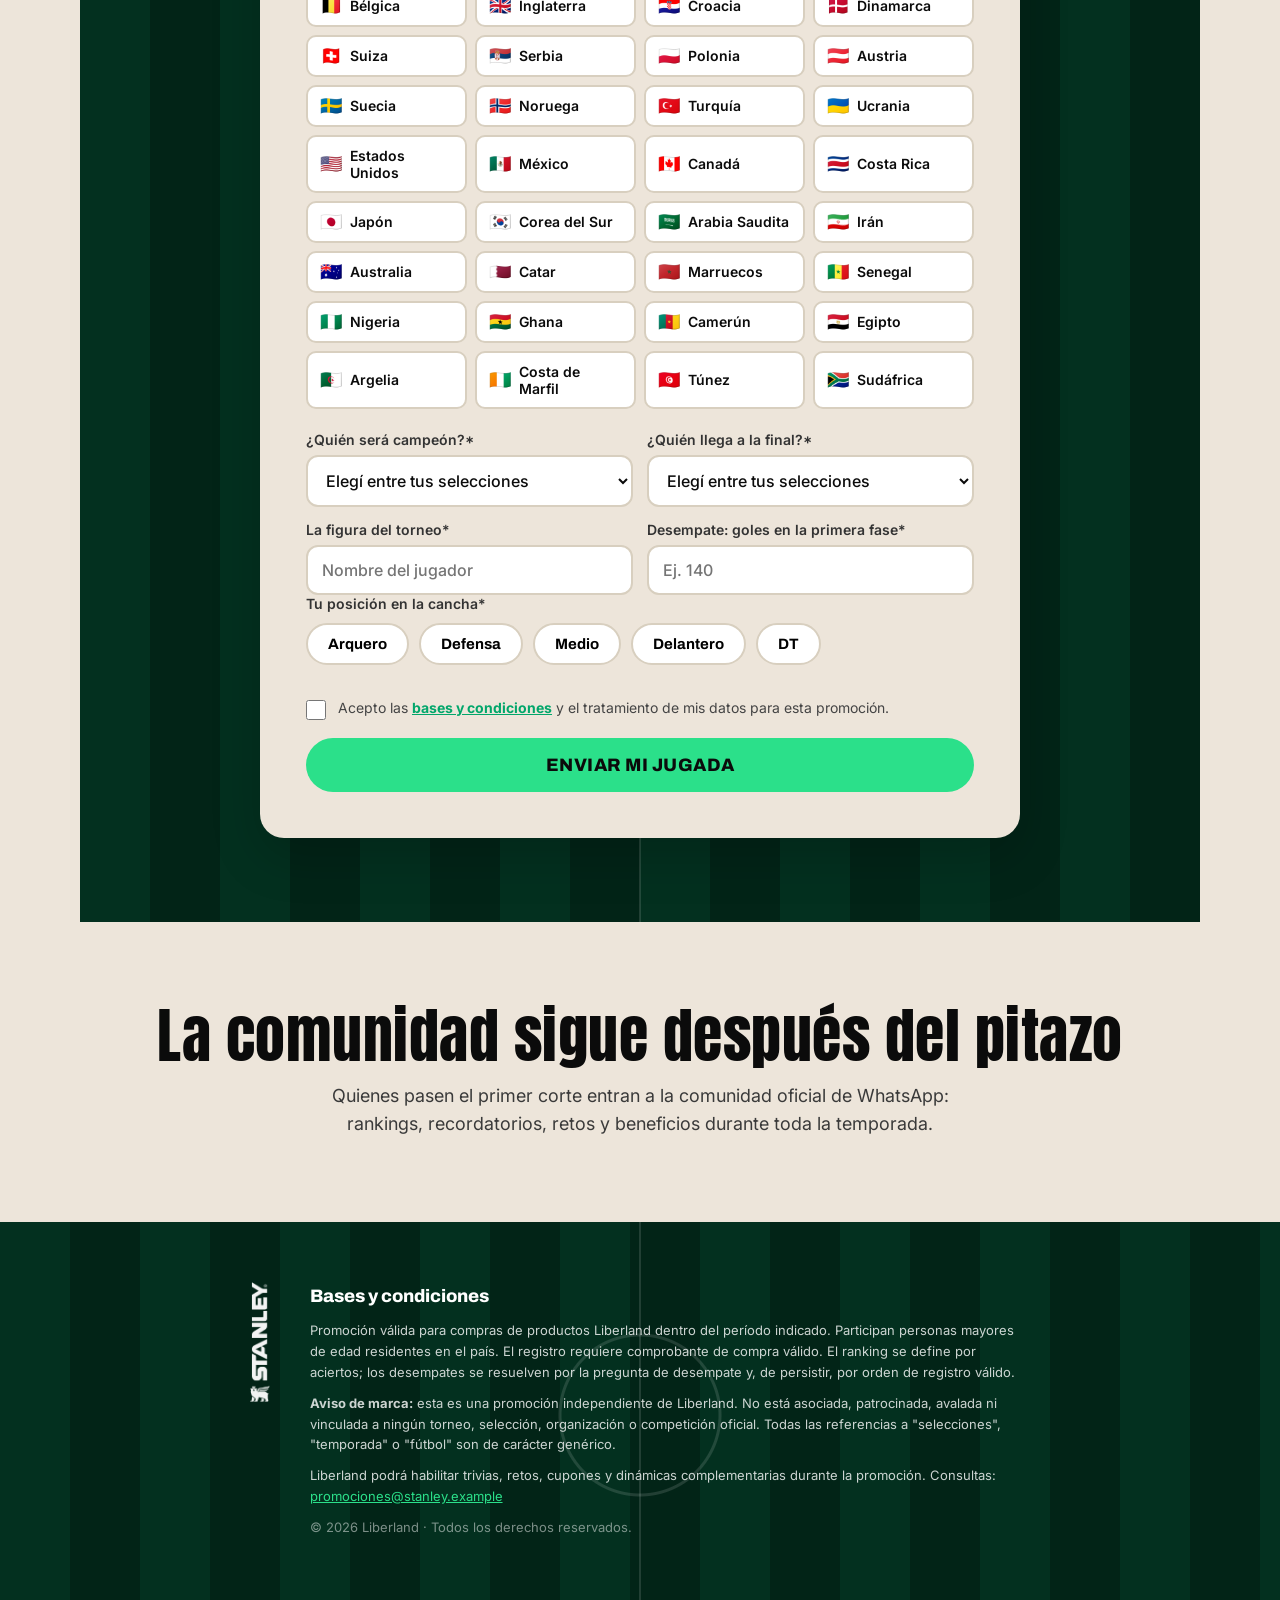
<file: pronostica-con-stanley.html>
<!doctype html>
<html lang="es">
<head>
<meta charset="utf-8" />
<meta name="viewport" content="width=device-width, initial-scale=1" />
<title>Pronosticá con Liberland</title>
<meta name="description" content="Comprá tu Liberland, registrá tu comprobante y armá tus pronósticos de la temporada futbolera. Subí en el ranking y ganá premios Liberland." />
<meta property="og:title" content="Pronosticá con Liberland" />
<meta property="og:description" content="Armá tu equipo de pronósticos y ganá premios Liberland." />
<meta property="og:type" content="website" />
<link rel="preconnect" href="https://fonts.googleapis.com" />
<link rel="preconnect" href="https://fonts.gstatic.com" crossorigin />
<link href="https://fonts.googleapis.com/css2?family=Anton&family=Archivo:wght@600;700;800&family=Inter:wght@400;500;600;700&display=swap" rel="stylesheet" />
<style>
:root{
  --green:#01A66A; --green-2:#019A63; --green-dark:#03301f; --green-deep:#022417;
  --cream:#EDE5DA; --ink:#0B0B0B; --bright:#2BE08A; --white:#fff;
  --line:rgba(255,255,255,.14); --line-strong:rgba(255,255,255,.28);
  --shadow:0 18px 50px rgba(0,0,0,.18);
  --r:18px;
}
*{box-sizing:border-box;margin:0}
html{scroll-behavior:smooth}
body{font-family:'Inter',system-ui,sans-serif;color:var(--ink);background:var(--cream);-webkit-font-smoothing:antialiased}
img{max-width:100%;display:block}
a{color:inherit}

/* ---- cancha ---- */
.pitch{
  background:
    repeating-linear-gradient(90deg,var(--green) 0 70px,var(--green-2) 70px 140px);
  position:relative;color:var(--white);overflow:hidden;
}
.pitch::before{ /* marcas de cancha */
  content:"";position:absolute;inset:0;pointer-events:none;
  background:
    radial-gradient(circle at 50% 50%,transparent 78px,var(--line) 79px 81px,transparent 82px),
    linear-gradient(var(--line),var(--line)) 50% 0/2px 100% no-repeat;
  opacity:.9;
}
.pitch--dark{
  background:
    repeating-linear-gradient(90deg,var(--green-dark) 0 70px,var(--green-deep) 70px 140px);
}

/* ---- nav ---- */
.nav{position:sticky;top:0;z-index:50;display:flex;align-items:center;justify-content:space-between;
  padding:14px 24px;background:var(--ink)}
.nav__logo{height:34px;width:auto}

/* ---- botones ---- */
.btn{display:inline-block;background:var(--bright);color:var(--ink);font-family:'Archivo',sans-serif;
  font-weight:800;text-decoration:none;text-transform:uppercase;letter-spacing:.5px;
  padding:14px 26px;border-radius:999px;border:0;cursor:pointer;transition:transform .15s,filter .15s;font-size:15px}
.btn:hover{transform:translateY(-2px);filter:brightness(1.05)}
.btn--sm{padding:9px 18px;font-size:13px}
.btn--lg{padding:17px 38px;font-size:18px}
.btn--full{width:100%}
.btn:disabled{opacity:.5;cursor:not-allowed;transform:none}

/* ---- hero ---- */
.hero{min-height:92vh;display:flex;align-items:center;justify-content:center;text-align:center;padding:60px 24px}
.hero__inner{position:relative;z-index:2;max-width:760px}
.kicker{display:inline-block;background:var(--ink);color:var(--bright);font-family:'Archivo',sans-serif;
  font-weight:800;text-transform:uppercase;letter-spacing:1.5px;font-size:13px;padding:7px 16px;border-radius:6px}
.kicker--dark{background:var(--bright);color:var(--ink)}
.display{font-family:'Anton',sans-serif;font-weight:400;line-height:.92;letter-spacing:1px;
  font-size:clamp(54px,12vw,124px);margin:18px 0;text-shadow:0 4px 24px rgba(0,0,0,.25)}
.display__accent{color:var(--bright)}
.hero__lead{font-size:clamp(16px,2.4vw,20px);line-height:1.5;max-width:620px;margin:0 auto 28px;opacity:.96}

.countdown{display:flex;gap:10px;justify-content:center;margin:8px 0 4px}
.cd__item{background:rgba(0,0,0,.32);backdrop-filter:blur(4px);border:1px solid var(--line-strong);
  border-radius:14px;padding:12px 6px;min-width:74px}
.cd__item span{display:block;font-family:'Anton',sans-serif;font-size:38px;line-height:1}
.cd__item small{text-transform:uppercase;letter-spacing:1px;font-size:11px;opacity:.85}
.countdown__label{text-transform:uppercase;letter-spacing:2px;font-size:12px;opacity:.85;margin:10px 0 26px}
.hero__legal{margin-top:24px;font-size:12px;opacity:.78;max-width:560px;margin-inline:auto;line-height:1.5}

/* ---- secciones ---- */
.section{padding:84px 24px;max-width:1120px;margin:0 auto}
.section--cream{background:var(--cream);max-width:none}
.section--cream>*{max-width:1120px;margin-inline:auto}
.h2{font-family:'Anton',sans-serif;font-weight:400;font-size:clamp(34px,5.5vw,60px);
  letter-spacing:.5px;text-align:center;line-height:1}
.h2--light{color:var(--white)}
.section__lead{text-align:center;max-width:680px;margin:16px auto 0;font-size:18px;line-height:1.55;color:#3a3a3a}
.section__foot{text-align:center;margin-top:28px;font-weight:600;color:#3a3a3a}

/* ---- pasos ---- */
.steps{display:grid;grid-template-columns:repeat(4,1fr);gap:18px;margin-top:46px}
.step{background:var(--cream);border:2px solid #e1d8c8;border-radius:var(--r);padding:26px 22px}
.step__n{display:inline-grid;place-items:center;width:42px;height:42px;border-radius:50%;
  background:var(--green);color:#fff;font-family:'Anton',sans-serif;font-size:22px;margin-bottom:14px}
.step h3{font-family:'Archivo',sans-serif;font-weight:800;font-size:19px;margin-bottom:8px}
.step p{color:#4a4a4a;line-height:1.5;font-size:15px}

/* ---- premios ---- */
.prizes{display:grid;grid-template-columns:repeat(3,1fr);gap:22px;margin-top:46px}
.prize{background:#fff;border-radius:var(--r);overflow:hidden;box-shadow:var(--shadow)}
.prize__media{height:200px;background:var(--green)}
.prize__media--green{background:linear-gradient(160deg,#0c5a3a,#02402a)}
.prize__media--bright{background:linear-gradient(160deg,#0fd07f,#01A66A)}
.prize__media--gray{background:linear-gradient(160deg,#b9bcbb,#8d918f)}
.prize .tag{display:block;background:var(--ink);color:var(--bright);font-family:'Archivo',sans-serif;
  font-weight:800;text-transform:uppercase;letter-spacing:1px;font-size:15px;padding:10px 18px}
.prize h3{font-family:'Archivo',sans-serif;font-weight:800;font-size:18px;padding:16px 18px 2px}
.prize p{padding:0 18px 18px;color:#555}

/* ---- formulario ---- */
.form-card{position:relative;z-index:2;max-width:760px;margin:0 auto;background:var(--cream);
  color:var(--ink);border-radius:24px;padding:clamp(24px,4vw,46px);box-shadow:var(--shadow)}
.form-card__head{text-align:center;margin-bottom:30px}
.form-card__head .h2{margin:12px 0 8px}
.form-card__head p{color:#555}
.fs{border:0;border-top:2px solid #e1d8c8;padding:26px 0 6px;margin:0}
.fs__legend{font-family:'Archivo',sans-serif;font-weight:800;font-size:20px;display:flex;align-items:center;gap:12px;padding:0}
.fs__num{display:grid;place-items:center;width:34px;height:34px;border-radius:50%;background:var(--green);color:#fff;font-family:'Anton',sans-serif;font-size:18px}
.grid2{display:grid;grid-template-columns:1fr 1fr;gap:14px;margin-top:18px}
.field{display:flex;flex-direction:column;gap:7px;font-size:14px;font-weight:600}
.field>span{color:#333}
.field small{font-weight:400;color:#777}
.field input,.field select{font-family:inherit;font-size:16px;font-weight:500;padding:13px 14px;border:2px solid #d8cfbf;
  border-radius:12px;background:#fff;color:var(--ink);outline:none;transition:border-color .15s}
.field input:focus,.field select:focus{border-color:var(--green)}
.field--file{margin-top:16px}
.field--file input{display:none}
.file-hint{display:flex;align-items:center;justify-content:center;gap:8px;padding:18px;
  border:2px dashed #c9bfac;border-radius:12px;background:#fff;color:#777;cursor:pointer;font-weight:500}
.file-hint.ok{border-style:solid;border-color:var(--green);color:var(--green)}

/* picker selecciones */
.picker{margin:22px 0}
.picker__head{display:flex;align-items:center;justify-content:space-between}
.picker__head h4{font-family:'Archivo',sans-serif;font-weight:800;font-size:17px}
.counter{font-family:'Archivo',sans-serif;font-weight:800;background:var(--ink);color:var(--bright);
  padding:6px 14px;border-radius:999px;font-size:14px}
.counter.full{background:var(--green);color:#fff}
.hint{color:#777;font-size:13px;margin:6px 0 14px}
.teams{display:grid;grid-template-columns:repeat(auto-fill,minmax(132px,1fr));gap:8px}
.team{display:flex;align-items:center;gap:8px;padding:10px 12px;border:2px solid #d8cfbf;border-radius:10px;
  background:#fff;cursor:pointer;font-weight:600;font-size:14px;user-select:none;transition:.12s}
.team:hover{border-color:var(--green)}
.team.sel{background:var(--green);border-color:var(--green);color:#fff}
.team .flag{font-size:18px;line-height:1}
.team.disabled{opacity:.4;pointer-events:none}

/* chips posición */
.chips{display:flex;flex-wrap:wrap;gap:10px;margin-top:4px}
.chip{font-family:'Archivo',sans-serif;font-weight:700;font-size:15px;padding:11px 20px;border-radius:999px;
  border:2px solid #d8cfbf;background:#fff;cursor:pointer;transition:.12s}
.chip:hover{border-color:var(--green)}
.chip.sel{background:var(--ink);color:var(--bright);border-color:var(--ink)}

.terms{display:flex;gap:12px;align-items:flex-start;margin:26px 0 18px;font-size:14px;color:#444;line-height:1.5}
.terms input{margin-top:3px;width:20px;height:20px;accent-color:var(--green);flex-shrink:0}
.terms a{color:var(--green);font-weight:700}
.form-error{background:#fdeaea;color:#b3261e;border:1px solid #f3c0bc;border-radius:10px;padding:12px 14px;font-size:14px;font-weight:600;margin-bottom:14px}

/* confirmación */
.confirm{position:relative;z-index:2;max-width:560px;margin:0 auto}
.confirm__card{background:var(--cream);color:var(--ink);border-radius:24px;padding:46px 34px;text-align:center;box-shadow:var(--shadow)}
.confirm__check{width:78px;height:78px;border-radius:50%;background:var(--green);color:#fff;display:grid;place-items:center;
  font-size:42px;margin:0 auto 20px}
.confirm__card h2{font-family:'Anton',sans-serif;font-weight:400;font-size:40px;margin-bottom:12px}
.confirm__card p{color:#555;margin-bottom:24px;line-height:1.55}

/* footer */
.footer{display:flex;gap:40px;align-items:flex-start;padding:60px 24px;flex-wrap:wrap;justify-content:center}
.footer__logo{height:120px;width:auto;opacity:.95}
.footer__legal{max-width:720px;color:rgba(255,255,255,.8);font-size:13px;line-height:1.6}
.footer__legal h3{font-family:'Archivo',sans-serif;font-weight:800;color:#fff;font-size:18px;margin-bottom:10px}
.footer__legal p{margin-bottom:10px}
.footer__legal a{color:var(--bright)}
.footer__copy{opacity:.6;margin-top:8px}

/* responsive */
@media(max-width:860px){
  .steps{grid-template-columns:1fr 1fr}
  .prizes{grid-template-columns:1fr}
}
@media(max-width:560px){
  .section{padding:56px 18px}
  .hero{padding:44px 18px;min-height:auto}
  .display{font-size:clamp(40px,13vw,66px);letter-spacing:0}
  .hero__lead{font-size:16px}
  .grid2{grid-template-columns:1fr}
  .steps{grid-template-columns:1fr}
  .countdown{flex-wrap:wrap}
  .cd__item{min-width:64px;padding:10px 4px}
  .cd__item span{font-size:30px}
  .teams{grid-template-columns:repeat(auto-fill,minmax(108px,1fr))}
  .nav__logo{height:28px}
  .footer{gap:24px}
}

</style>
</head>
<body>

<!-- ===== NAV ===== -->
<header class="nav">
  <img class="nav__logo" src="[data-uri]" alt="Liberland" />
  <a href="#registro" class="btn btn--sm">Participar</a>
</header>

<!-- ===== HERO ===== -->
<section class="hero pitch">
  <div class="hero__inner">
    <span class="kicker">Temporada futbolera 2026</span>
    <h1 class="display">PRONOSTICÁ<br><span class="display__accent">CON LIBERLAND</span></h1>
    <p class="hero__lead">Comprá tu Liberland, armá tus pronósticos de la temporada y demostrá que la tenés clara. Cuantos más aciertos, más alto en el ranking — y más cerca de los premios Liberland.</p>

    <div class="countdown" id="countdown" aria-label="Cuenta regresiva para el cierre de inscripciones">
      <div class="cd__item"><span id="cd-d">--</span><small>días</small></div>
      <div class="cd__item"><span id="cd-h">--</span><small>hs</small></div>
      <div class="cd__item"><span id="cd-m">--</span><small>min</small></div>
      <div class="cd__item"><span id="cd-s">--</span><small>seg</small></div>
    </div>
    <p class="countdown__label">Cierre de inscripciones</p>

    <a href="#registro" class="btn btn--lg">Quiero participar</a>
    <p class="hero__legal">Promoción independiente de Liberland. No está asociada, patrocinada ni avalada por ningún torneo, organización o competición oficial.</p>
  </div>
</section>

<!-- ===== CÓMO FUNCIONA ===== -->
<section class="section" id="como-funciona">
  <h2 class="h2">¿Cómo se juega?</h2>
  <div class="steps">
    <article class="step">
      <span class="step__n">1</span>
      <h3>Comprá tu Liberland</h3>
      <p>Conseguí tu Liberland en el período de la promoción y guardá tu comprobante de compra.</p>
    </article>
    <article class="step">
      <span class="step__n">2</span>
      <h3>Registrate</h3>
      <p>Entrá acá, cargá tus datos y subí la foto de tu comprobante. Todo en un solo paso.</p>
    </article>
    <article class="step">
      <span class="step__n">3</span>
      <h3>Armá tus pronósticos</h3>
      <p>Elegí tus 32 selecciones, el campeón, la figura y más. Cada acierto suma puntos.</p>
    </article>
    <article class="step">
      <span class="step__n">4</span>
      <h3>Subí y ganá</h3>
      <p>Pasá el corte, entrá a la comunidad y competí hasta el final por premios Liberland.</p>
    </article>
  </div>
</section>

<!-- ===== PREMIOS ===== -->
<section class="section section--cream" id="premios">
  <h2 class="h2">Tu equipo Liberland</h2>
  <p class="section__lead">Cada producto juega su posición. A lo largo de la temporada se reparten <strong>hasta 15 premios Liberland</strong>: 5 intermedios y 10 finales para los mejores del ranking.</p>
  <div class="prizes">
    <article class="prize">
      <div class="prize__media prize__media--green"></div>
      <span class="tag">El Arquero</span>
      <h3>Water Jug · 7,6 L</h3>
      <p>El que te salva siempre.</p>
    </article>
    <article class="prize">
      <div class="prize__media prize__media--bright"></div>
      <span class="tag">El Todo Terreno</span>
      <h3>Tumbler Térmico · 890 ml</h3>
      <p>El que rinde los 90 minutos.</p>
    </article>
    <article class="prize">
      <div class="prize__media prize__media--gray"></div>
      <span class="tag">El del alargue</span>
      <h3>Vaso Everyday · 473 ml</h3>
      <p>Para los partidos que se viven hasta el final.</p>
    </article>
  </div>
  <p class="section__foot">Y muchos más en juego para el Top 10 del ranking general.</p>
</section>

<!-- ===== REGISTRO ===== -->
<section class="section pitch pitch--dark" id="registro">
  <div class="form-card">
    <header class="form-card__head">
      <span class="kicker kicker--dark">Inscripción</span>
      <h2 class="h2">Armá tu jugada</h2>
      <p>Completá todo de una vez. Tus pronósticos quedan registrados al enviar.</p>
    </header>

    <form id="form" novalidate>
      <!-- DATOS -->
      <fieldset class="fs">
        <legend class="fs__legend"><span class="fs__num">1</span> Tus datos</legend>
        <div class="grid2">
          <label class="field"><span>Nombre*</span><input name="nombre" required autocomplete="given-name" /></label>
          <label class="field"><span>Apellido*</span><input name="apellido" required autocomplete="family-name" /></label>
          <label class="field"><span>Documento (CI)*</span><input name="documento" required inputmode="numeric" /></label>
          <label class="field"><span>WhatsApp*</span><input name="whatsapp" required inputmode="tel" placeholder="+591 7..." /></label>
          <label class="field"><span>Correo*</span><input type="email" name="email" required autocomplete="email" /></label>
          <label class="field"><span>Ciudad*</span><input name="ciudad" required autocomplete="address-level2" /></label>
        </div>
        <label class="field field--file">
          <span>Comprobante de compra* <small>(foto o PDF, máx. 6 MB)</small></span>
          <input type="file" name="comprobante" id="comprobante" accept="image/*,application/pdf" required />
          <span class="file-hint" id="file-hint">Tocá para subir tu comprobante</span>
        </label>
      </fieldset>

      <!-- PRONÓSTICOS -->
      <fieldset class="fs">
        <legend class="fs__legend"><span class="fs__num">2</span> Tus pronósticos</legend>

        <div class="picker">
          <div class="picker__head">
            <h4>Elegí tus 32 selecciones</h4>
            <span class="counter" id="counter">0 / 32</span>
          </div>
          <p class="hint">Sumás 1 punto por cada selección elegida que clasifique a la siguiente fase.</p>
          <div class="teams" id="teams"><!-- JS --></div>
        </div>

        <div class="grid2">
          <label class="field"><span>¿Quién será campeón?*</span>
            <select name="campeon" id="campeon" required><option value="">Elegí entre tus selecciones</option></select>
          </label>
          <label class="field"><span>¿Quién llega a la final?*</span>
            <select name="finalista" id="finalista" required><option value="">Elegí entre tus selecciones</option></select>
          </label>
          <label class="field"><span>La figura del torneo*</span>
            <input name="figura" required placeholder="Nombre del jugador" />
          </label>
          <label class="field"><span>Desempate: goles en la primera fase*</span>
            <input type="number" name="desempate" required min="0" max="500" inputmode="numeric" placeholder="Ej. 140" />
          </label>
        </div>

        <div class="field">
          <span>Tu posición en la cancha*</span>
          <div class="chips" id="posicion">
            <button type="button" class="chip" data-val="Arquero">Arquero</button>
            <button type="button" class="chip" data-val="Defensa">Defensa</button>
            <button type="button" class="chip" data-val="Medio">Medio</button>
            <button type="button" class="chip" data-val="Delantero">Delantero</button>
            <button type="button" class="chip" data-val="DT">DT</button>
          </div>
        </div>
      </fieldset>

      <label class="terms">
        <input type="checkbox" name="terminos" id="terminos" required />
        <span>Acepto las <a href="#bases">bases y condiciones</a> y el tratamiento de mis datos para esta promoción.</span>
      </label>

      <p class="form-error" id="form-error" hidden></p>
      <button type="submit" class="btn btn--lg btn--full" id="submit">Enviar mi jugada</button>
    </form>
  </div>

  <!-- CONFIRMACIÓN -->
  <div class="confirm" id="confirm" hidden>
    <div class="confirm__card">
      <div class="confirm__check">✓</div>
      <h2>¡Estás dentro!</h2>
      <p>Tu jugada quedó registrada. Te avisaremos por WhatsApp si pasás el corte de la primera fase.</p>
      <a class="btn btn--lg" id="wa-cta" href="#" target="_blank" rel="noopener">Sumate a la comunidad</a>
    </div>
  </div>
</section>

<!-- ===== COMUNIDAD ===== -->
<section class="section section--cream" id="comunidad">
  <h2 class="h2">La comunidad sigue después del pitazo</h2>
  <p class="section__lead">Quienes pasen el primer corte entran a la comunidad oficial de WhatsApp: rankings, recordatorios, retos y beneficios durante toda la temporada.</p>
</section>

<!-- ===== FOOTER ===== -->
<footer class="footer pitch pitch--dark" id="bases">
  <img class="footer__logo" src="[data-uri]" alt="Liberland" />
  <div class="footer__legal">
    <h3>Bases y condiciones</h3>
    <p>Promoción válida para compras de productos Liberland dentro del período indicado. Participan personas mayores de edad residentes en el país. El registro requiere comprobante de compra válido. El ranking se define por aciertos; los desempates se resuelven por la pregunta de desempate y, de persistir, por orden de registro válido.</p>
    <p><strong>Aviso de marca:</strong> esta es una promoción independiente de Liberland. No está asociada, patrocinada, avalada ni vinculada a ningún torneo, selección, organización o competición oficial. Todas las referencias a "selecciones", "temporada" o "fútbol" son de carácter genérico.</p>
    <p>Liberland podrá habilitar trivias, retos, cupones y dinámicas complementarias durante la promoción. Consultas: <a href="mailto:promociones@stanley.example">promociones@stanley.example</a></p>
    <p class="footer__copy">© 2026 Liberland · Todos los derechos reservados.</p>
  </div>
</footer>

<script>
/* ====== CONFIG (editar estos 3 valores) ====== */
const CONFIG = {
  // Pegá acá la URL del Web App de Google Apps Script (ver apps-script/Code.gs)
  APPS_SCRIPT_URL: "",
  // Fecha/hora de cierre de inscripciones (ISO, hora local Bolivia -04:00)
  DEADLINE: "2026-06-11T12:00:00-04:00",
  // Link de invitación a la comunidad de WhatsApp (para clasificados)
  WHATSAPP_INVITE_URL: "https://chat.whatsapp.com/"
};

/* ====== 48 SELECCIONES (genéricas, editables) ====== */
const COUNTRIES = [
  ["🇦🇷","Argentina"],["🇧🇷","Brasil"],["🇺🇾","Uruguay"],["🇨🇴","Colombia"],
  ["🇨🇱","Chile"],["🇵🇪","Perú"],["🇪🇨","Ecuador"],["🇵🇾","Paraguay"],
  ["🇧🇴","Bolivia"],["🇻🇪","Venezuela"],["🇫🇷","Francia"],["🇩🇪","Alemania"],
  ["🇪🇸","España"],["🇮🇹","Italia"],["🇵🇹","Portugal"],["🇳🇱","Países Bajos"],
  ["🇧🇪","Bélgica"],["🇬🇧","Inglaterra"],["🇭🇷","Croacia"],["🇩🇰","Dinamarca"],
  ["🇨🇭","Suiza"],["🇷🇸","Serbia"],["🇵🇱","Polonia"],["🇦🇹","Austria"],
  ["🇸🇪","Suecia"],["🇳🇴","Noruega"],["🇹🇷","Turquía"],["🇺🇦","Ucrania"],
  ["🇺🇸","Estados Unidos"],["🇲🇽","México"],["🇨🇦","Canadá"],["🇨🇷","Costa Rica"],
  ["🇯🇵","Japón"],["🇰🇷","Corea del Sur"],["🇸🇦","Arabia Saudita"],["🇮🇷","Irán"],
  ["🇦🇺","Australia"],["🇶🇦","Catar"],["🇲🇦","Marruecos"],["🇸🇳","Senegal"],
  ["🇳🇬","Nigeria"],["🇬🇭","Ghana"],["🇨🇲","Camerún"],["🇪🇬","Egipto"],
  ["🇩🇿","Argelia"],["🇨🇮","Costa de Marfil"],["🇹🇳","Túnez"],["🇿🇦","Sudáfrica"]
];
const MAX = 32;
const selected = new Set();
let posicion = "";

/* ====== render grilla de selecciones ====== */
const teamsEl = document.getElementById("teams");
const counterEl = document.getElementById("counter");
COUNTRIES.forEach(([flag, name]) => {
  const el = document.createElement("div");
  el.className = "team";
  el.dataset.name = name;
  el.innerHTML = `<span class="flag">${flag}</span><span>${name}</span>`;
  el.addEventListener("click", () => toggle(name, el));
  teamsEl.appendChild(el);
});

function toggle(name, el) {
  if (selected.has(name)) { selected.delete(name); el.classList.remove("sel"); }
  else { if (selected.size >= MAX) return; selected.add(name); el.classList.add("sel"); }
  updateCounter();
  refreshSelects();
}

function updateCounter() {
  counterEl.textContent = `${selected.size} / ${MAX}`;
  counterEl.classList.toggle("full", selected.size === MAX);
  const full = selected.size >= MAX;
  document.querySelectorAll(".team").forEach(t => {
    t.classList.toggle("disabled", full && !t.classList.contains("sel"));
  });
}

/* campeón / finalista: opciones desde las selecciones elegidas */
const campeonEl = document.getElementById("campeon");
const finalistaEl = document.getElementById("finalista");
function refreshSelects() {
  [campeonEl, finalistaEl].forEach(sel => {
    const prev = sel.value;
    const placeholder = sel.options[0].textContent;
    sel.innerHTML = `<option value="">${placeholder}</option>`;
    [...selected].sort().forEach(n => {
      const o = document.createElement("option");
      o.value = n; o.textContent = n;
      sel.appendChild(o);
    });
    if (selected.has(prev)) sel.value = prev;
  });
}

/* chips posición */
document.querySelectorAll("#posicion .chip").forEach(chip => {
  chip.addEventListener("click", () => {
    document.querySelectorAll("#posicion .chip").forEach(c => c.classList.remove("sel"));
    chip.classList.add("sel");
    posicion = chip.dataset.val;
  });
});

/* archivo comprobante */
const fileInput = document.getElementById("comprobante");
const fileHint = document.getElementById("file-hint");
let fileData = null; // {name, mime, b64}
fileInput.addEventListener("change", () => {
  const f = fileInput.files[0];
  if (!f) { fileData = null; fileHint.textContent = "Tocá para subir tu comprobante"; fileHint.classList.remove("ok"); return; }
  if (f.size > 6 * 1024 * 1024) { showError("El comprobante supera los 6 MB. Subí una imagen más liviana."); fileInput.value = ""; return; }
  const reader = new FileReader();
  reader.onload = e => {
    fileData = { name: f.name, mime: f.type || "application/octet-stream", b64: String(e.target.result).split(",")[1] };
    fileHint.textContent = "✓ " + f.name;
    fileHint.classList.add("ok");
  };
  reader.readAsDataURL(f);
});

/* ====== countdown ====== */
const deadline = new Date(CONFIG.DEADLINE).getTime();
const pad = n => String(n).padStart(2, "0");
function tick() {
  const diff = deadline - Date.now();
  const d = Math.max(0, Math.floor(diff / 864e5));
  const h = Math.max(0, Math.floor((diff % 864e5) / 36e5));
  const m = Math.max(0, Math.floor((diff % 36e5) / 6e4));
  const s = Math.max(0, Math.floor((diff % 6e4) / 1e3));
  document.getElementById("cd-d").textContent = d;
  document.getElementById("cd-h").textContent = pad(h);
  document.getElementById("cd-m").textContent = pad(m);
  document.getElementById("cd-s").textContent = pad(s);
}
tick(); setInterval(tick, 1000);

/* ====== submit ====== */
const form = document.getElementById("form");
const errorEl = document.getElementById("form-error");
const submitBtn = document.getElementById("submit");
function showError(msg) { errorEl.textContent = msg; errorEl.hidden = false; errorEl.scrollIntoView({ behavior: "smooth", block: "center" }); }

form.addEventListener("submit", async (e) => {
  e.preventDefault();
  errorEl.hidden = true;

  // validaciones
  for (const el of form.querySelectorAll("input[required], select[required]")) {
    if (el.type === "file") continue;
    if (!el.value.trim()) { showError("Completá todos los campos obligatorios."); el.focus(); return; }
  }
  if (!fileData) return showError("Subí tu comprobante de compra.");
  if (selected.size !== MAX) return showError(`Elegí exactamente ${MAX} selecciones. Llevás ${selected.size}.`);
  if (!posicion) return showError("Elegí tu posición en la cancha.");
  if (!document.getElementById("terminos").checked) return showError("Tenés que aceptar las bases y condiciones.");

  const payload = {
    nombre: form.nombre.value.trim(),
    apellido: form.apellido.value.trim(),
    documento: form.documento.value.trim(),
    whatsapp: form.whatsapp.value.trim(),
    email: form.email.value.trim(),
    ciudad: form.ciudad.value.trim(),
    selecciones: [...selected],
    campeon: form.campeon.value,
    finalista: form.finalista.value,
    figura: form.figura.value.trim(),
    desempate: form.desempate.value,
    posicion,
    enviado: new Date().toISOString(),
    comprobante: fileData
  };

  submitBtn.disabled = true; submitBtn.textContent = "Enviando…";
  try {
    if (!CONFIG.APPS_SCRIPT_URL) {
      // modo demo (sin backend conectado): simula éxito
      await new Promise(r => setTimeout(r, 600));
      console.warn("APPS_SCRIPT_URL vacío: registro NO guardado (modo demo).", payload);
    } else {
      const res = await fetch(CONFIG.APPS_SCRIPT_URL, {
        method: "POST",
        headers: { "Content-Type": "text/plain;charset=utf-8" },
        body: JSON.stringify(payload)
      });
      const out = await res.json();
      if (!out.ok) throw new Error(out.error || "Error del servidor");
    }
    showConfirm();
  } catch (err) {
    submitBtn.disabled = false; submitBtn.textContent = "Enviar mi jugada";
    showError("No pudimos registrar tu jugada. Revisá tu conexión e intentá de nuevo.");
    console.error(err);
  }
});

function showConfirm() {
  form.closest(".form-card").hidden = true;
  const c = document.getElementById("confirm");
  c.hidden = false;
  document.getElementById("wa-cta").href = CONFIG.WHATSAPP_INVITE_URL;
  c.scrollIntoView({ behavior: "smooth", block: "center" });
}

updateCounter();

</script>
</body>
</html>
</file>
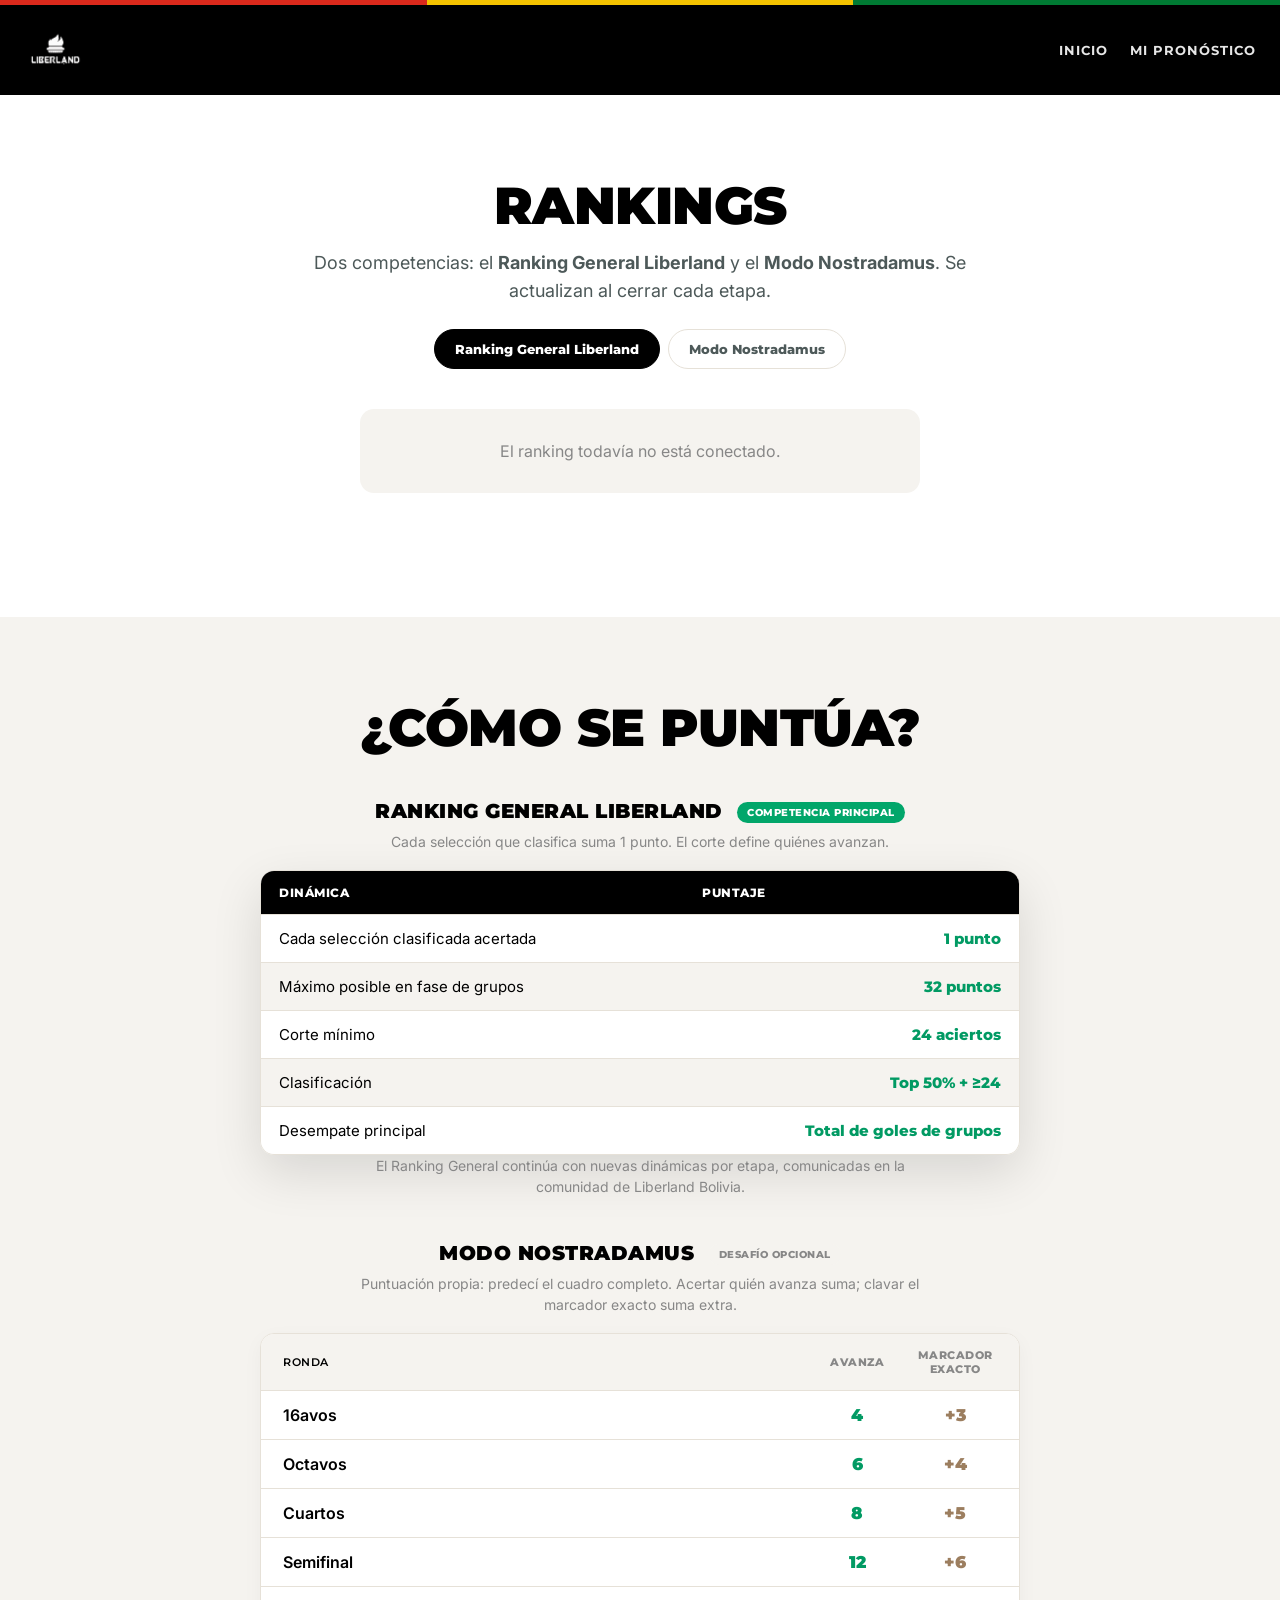
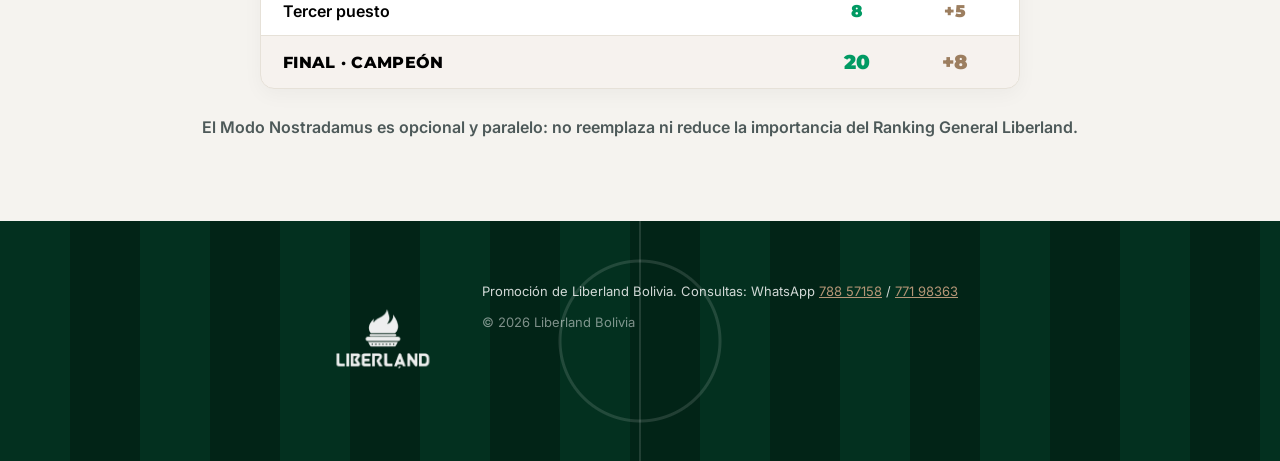
<file: ranking.html>
<!doctype html>
<html lang="es">
<head>
<meta charset="utf-8" />
<meta name="viewport" content="width=device-width, initial-scale=1" />
<title>Ranking · Pronosticá con Liberland</title>
<link rel="preconnect" href="https://fonts.googleapis.com" />
<link rel="preconnect" href="https://fonts.gstatic.com" crossorigin />
<link href="https://fonts.googleapis.com/css2?family=Anton&family=Montserrat:wght@600;700;800;900&family=Inter:wght@400;500;600;700&display=swap" rel="stylesheet" />
<link rel="stylesheet" href="styles.css" />
<script>(function(){try{var u=new URLSearchParams(location.search).get("theme");var t=u||localStorage.getItem("ll_theme");if(t==="black")document.documentElement.setAttribute("data-theme","black");}catch(e){}function bind(){var b=document.getElementById("themeToggle");if(!b)return;b.addEventListener("click",function(){var on=document.documentElement.getAttribute("data-theme")==="black";if(on){document.documentElement.removeAttribute("data-theme");try{localStorage.setItem("ll_theme","light")}catch(e){}}else{document.documentElement.setAttribute("data-theme","black");try{localStorage.setItem("ll_theme","black")}catch(e){}}});}if(document.readyState!=="loading")bind();else document.addEventListener("DOMContentLoaded",bind);})();</script>
</head>
<body>
<div class="flagbar" aria-hidden="true"></div>
<header class="nav">
  <img class="nav__logo" src="assets/logo-liberland-white.png" alt="Liberland" />
  <nav class="nav__links">
    <a class="nav__link" href="index.html">Inicio</a>
    <a class="nav__link" href="jugar.html">Mi pronóstico</a>
    <a class="nav__link nav__link--etapa2" href="etapa2.html">Etapa 2</a>
</nav>
</header>

<section class="section">
  <h2 class="h2">Rankings</h2>
  <p class="section__lead">Dos competencias: el <strong>Ranking General Liberland</strong> y el <strong>Modo Nostradamus</strong>. Se actualizan al cerrar cada etapa.</p>
  <div class="rank-tabs">
    <button class="rank-tab active" data-tab="general">Ranking General Liberland</button>
    <button class="rank-tab" data-tab="nostra">Modo Nostradamus</button>
  </div>
  <p id="lb-updated" class="lb-updated"></p>
  <div id="lb"></div>
</section>

<!-- ===== CÓMO SE PUNTÚA ===== -->
<section class="section section--cream" id="puntajes">
  <h2 class="h2">¿Cómo se puntúa?</h2>

  <!-- Ranking General Liberland -->
  <div class="score-block">
    <h3 class="score-block__title">Ranking General Liberland <span class="score-block__tag score-block__tag--main">Competencia principal</span></h3>
    <p class="score-block__note">Cada selección que clasifica suma 1 punto. El corte define quiénes avanzan.</p>
    <div class="ptable-wrap" style="margin-top:18px">
      <table class="ptable">
        <thead><tr><th>Dinámica</th><th>Puntaje</th></tr></thead>
        <tbody>
          <tr><td>Cada selección clasificada acertada</td><td>1 punto</td></tr>
          <tr><td>Máximo posible en fase de grupos</td><td>32 puntos</td></tr>
          <tr><td>Corte mínimo</td><td>24 aciertos</td></tr>
          <tr><td>Clasificación</td><td>Top 50% + ≥24</td></tr>
          <tr><td>Desempate principal</td><td>Total de goles de grupos</td></tr>
        </tbody>
      </table>
    </div>
    <p class="score-block__note">El Ranking General continúa con nuevas dinámicas por etapa, comunicadas en la comunidad de Liberland Bolivia.</p>
  </div>

  <!-- Modo Nostradamus -->
  <div class="score-block">
    <h3 class="score-block__title">Modo Nostradamus <span class="score-block__tag">Desafío opcional</span></h3>
    <p class="score-block__note">Puntuación propia: predecí el cuadro completo. Acertar quién avanza suma; clavar el marcador exacto suma extra.</p>
    <div class="score-table">
      <div class="score-row score-row--head"><span>Ronda</span><span>Avanza</span><span>Marcador exacto</span></div>
      <div class="score-row"><span>16avos</span><span class="score-v">4</span><span class="score-v score-v--x">+3</span></div>
      <div class="score-row"><span>Octavos</span><span class="score-v">6</span><span class="score-v score-v--x">+4</span></div>
      <div class="score-row"><span>Cuartos</span><span class="score-v">8</span><span class="score-v score-v--x">+5</span></div>
      <div class="score-row"><span>Semifinal</span><span class="score-v">12</span><span class="score-v score-v--x">+6</span></div>
      <div class="score-row"><span>Tercer puesto</span><span class="score-v">8</span><span class="score-v score-v--x">+5</span></div>
      <div class="score-row score-row--final"><span>Final · Campeón</span><span class="score-v">20</span><span class="score-v score-v--x">+8</span></div>
    </div>
  </div>

  <p class="section__foot">El Modo Nostradamus es opcional y paralelo: no reemplaza ni reduce la importancia del Ranking General Liberland.</p>
</section>

<footer class="footer pitch pitch--dark">
  <img class="footer__logo" src="assets/logo-liberland-white.png" alt="Liberland" />
  <div class="footer__legal">
    <p>Promoción de Liberland Bolivia. Consultas: WhatsApp <a href="https://wa.me/59178857158" target="_blank" rel="noopener">788 57158</a> / <a href="https://wa.me/59177198363" target="_blank" rel="noopener">771 98363</a></p>
    <p class="footer__copy">© 2026 Liberland Bolivia</p>
  </div>
</footer>

<script src="config.js"></script>
<script src="phase.js"></script>
<script src="ranking.js"></script>
</body>
</html>
</file>
<file: styles.css>
:root{
  /* cancha (hero/registro/footer) */
  --green:#01A66A; --green-2:#019A63; --green-dark:#03301f; --green-deep:#022417;
  /* Stanley (acento de marca y neutros de la tienda) */
  --tan:#b59677; --tan-dark:#9c7e5f;
  --ink:#000000; --paper:#fff; --mist:#f5f3ef; --line-soft:#e6e1d8;
  --text:#4d5959; --text-soft:#878787;
  /* Bolivia (guiño Convocados) */
  --bo-red:#DA291C; --bo-yellow:#F4C300; --bo-green:#007A33;
  --line:rgba(255,255,255,.14); --line-strong:rgba(255,255,255,.28);
  --shadow:0 18px 50px rgba(0,0,0,.12);
  --r:14px;
}
*{box-sizing:border-box;margin:0}
html{scroll-behavior:smooth}
html{overflow-x:hidden}
body{font-family:'Inter',system-ui,sans-serif;color:var(--text);background:var(--paper);-webkit-font-smoothing:antialiased;overflow-x:hidden}
img{max-width:100%;display:block}
a{color:inherit}

/* banderas por imagen (reemplazan emojis, que no renderizan en Windows)
   tamaño FIJO + object-fit:cover → todas uniformes sin importar su proporción */
.flagimg{width:24px;height:16px;object-fit:cover;border-radius:2px;display:inline-block;flex:0 0 auto;
  vertical-align:-3px;background:#e9e9e9;box-shadow:0 0 0 1px rgba(0,0,0,.12)}
.mname .flagimg{width:27px;height:18px;margin-right:6px;vertical-align:-4px}
.cb__team .flagimg{width:45px;height:30px;vertical-align:-6px;box-shadow:0 0 0 1px rgba(255,255,255,.4)}

/* franja bandera Bolivia (guiño Convocados) */
.flagbar{height:5px;width:100%;
  background:linear-gradient(90deg,var(--bo-red) 0 33.33%,var(--bo-yellow) 33.33% 66.66%,var(--bo-green) 66.66% 100%)}

/* ---- cancha ---- */
.pitch{
  background:
    repeating-linear-gradient(90deg,var(--green) 0 70px,var(--green-2) 70px 140px);
  position:relative;color:var(--paper);overflow:hidden;
}
.pitch::before{ /* marcas de cancha */
  content:"";position:absolute;inset:0;pointer-events:none;
  background:
    radial-gradient(circle at 50% 50%,transparent 78px,var(--line) 79px 81px,transparent 82px),
    linear-gradient(var(--line),var(--line)) 50% 0/2px 100% no-repeat;
  opacity:.9;
}
.pitch--dark{
  background:
    repeating-linear-gradient(90deg,var(--green-dark) 0 70px,var(--green-deep) 70px 140px);
}

/* ---- nav (estilo tienda: negro, limpio) ---- */
.nav{position:sticky;top:0;z-index:50;display:flex;align-items:center;justify-content:space-between;
  gap:16px;padding:14px 24px;background:var(--ink)}
.nav__logo{height:62px;width:auto}
.nav__links{display:flex;align-items:center;gap:22px}
.nav__link{font-family:'Montserrat',sans-serif;font-weight:700;text-transform:uppercase;letter-spacing:1px;
  font-size:12.5px;color:#fff;text-decoration:none;opacity:.9;transition:color .15s,opacity .15s}
.nav__link:hover{color:var(--tan);opacity:1}
/* link "Etapa 2" del nav: sólo visible en fase eliminatorias */
.nav__link--etapa2{display:none}
[data-phase="eliminatorias"] .nav__link--etapa2{display:inline-flex;align-items:center;gap:7px;color:var(--tan)}
.nav__link--etapa2::before{content:"";width:8px;height:8px;border-radius:50%;background:#2BE08A;
  box-shadow:0 0 0 3px rgba(43,224,138,.25)}

/* ---- banner de fase (home consciente de fase) ---- */
.phase-banner{display:none;text-decoration:none}
[data-phase="eliminatorias"] .phase-banner{display:flex;align-items:center;justify-content:center;gap:14px;flex-wrap:wrap;
  background:linear-gradient(90deg,var(--green-deep),var(--green));color:#fff;padding:13px 20px;
  font-family:'Montserrat',sans-serif;font-weight:800;font-size:14px;text-align:center}
.phase-banner__cta{background:#fff;color:var(--green-deep);border-radius:999px;padding:8px 16px;
  font-weight:900;font-size:13px;white-space:nowrap}
/* en eliminatorias, el home oculta el foco de inscripción y muestra el de partidos
   (selector con html[...] para ganarle en especificidad a .hero__cta/.countdown) */
html:not([data-phase="eliminatorias"]) .only-eliminatorias{display:none}
html[data-phase="eliminatorias"] .only-inscripcion{display:none}

/* ---- botones (estilo Stanley: taupe, Montserrat, radio sobrio) ---- */
.btn{display:inline-block;background:var(--tan);color:#fff;font-family:'Montserrat',sans-serif;
  font-weight:800;text-decoration:none;text-transform:uppercase;letter-spacing:1px;
  padding:14px 28px;border-radius:6px;border:0;cursor:pointer;transition:transform .15s,background .15s;font-size:14px}
.btn:hover{transform:translateY(-2px);background:var(--tan-dark)}
.btn--sm{padding:9px 18px;font-size:12px}
.btn--lg{padding:17px 40px;font-size:16px}
.btn--full{width:100%}
.btn--ghost{background:transparent;border:2px solid #fff;color:#fff}
.btn--ghost:hover{background:#fff;color:var(--ink)}
.btn:disabled{opacity:.5;cursor:not-allowed;transform:none}

/* ---- hero (cancha) ---- */
.hero{min-height:92vh;display:flex;align-items:center;justify-content:center;text-align:center;padding:60px 24px}
.hero__inner{position:relative;z-index:2;max-width:760px}
.kicker{display:inline-block;background:var(--ink);color:var(--tan);font-family:'Montserrat',sans-serif;
  font-weight:800;text-transform:uppercase;letter-spacing:1.5px;font-size:12px;padding:8px 16px;border-radius:4px}
.kicker--dark{background:var(--tan);color:var(--ink)}
.display{font-family:'Anton',sans-serif;font-weight:400;line-height:.92;letter-spacing:1px;
  font-size:clamp(54px,12vw,124px);margin:18px 0;text-shadow:0 4px 24px rgba(0,0,0,.25)}
.display__accent{color:var(--tan)}
.hero__lead{font-size:clamp(16px,2.4vw,20px);line-height:1.5;max-width:620px;margin:0 auto 28px;opacity:.96}
.hero__cta{display:flex;gap:14px;justify-content:center;flex-wrap:wrap;margin-top:6px}

.countdown{display:flex;gap:10px;justify-content:center;margin:8px 0 4px}
.cd__item{background:rgba(0,0,0,.32);backdrop-filter:blur(4px);border:1px solid var(--line-strong);
  border-radius:12px;padding:12px 6px;min-width:74px}
.cd__item span{display:block;font-family:'Anton',sans-serif;font-size:38px;line-height:1}
.cd__item small{text-transform:uppercase;letter-spacing:1px;font-size:11px;opacity:.85}
.countdown__label{text-transform:uppercase;letter-spacing:2px;font-size:12px;opacity:.85;margin:10px 0 26px}
.hero__legal{margin-top:24px;font-size:12px;opacity:.78;max-width:560px;margin-inline:auto;line-height:1.5}

/* ---- secciones (neutro Stanley) ---- */
.section{padding:84px 24px;max-width:1120px;margin:0 auto}
.section--cream{background:var(--mist);max-width:none}
.section--cream>*{max-width:1120px;margin-inline:auto}
.h2{font-family:'Montserrat',sans-serif;font-weight:900;font-size:clamp(30px,5vw,52px);
  letter-spacing:-.5px;text-align:center;line-height:1.04;text-transform:uppercase;color:var(--ink)}
.h2--light{color:var(--paper)}
.section__lead{text-align:center;max-width:680px;margin:16px auto 0;font-size:18px;line-height:1.55;color:var(--text)}
.section__foot{text-align:center;margin-top:28px;font-weight:600;color:var(--text)}

/* ---- pasos ---- */
.steps{display:grid;grid-template-columns:repeat(4,1fr);gap:18px;margin-top:46px}
.step{background:var(--paper);border:1px solid var(--line-soft);border-radius:var(--r);padding:26px 22px;
  box-shadow:0 6px 20px rgba(0,0,0,.04)}
.step__n{display:inline-grid;place-items:center;width:42px;height:42px;border-radius:50%;
  background:var(--tan);color:#fff;font-family:'Montserrat',sans-serif;font-weight:900;font-size:20px;margin-bottom:14px}
.step h3{font-family:'Montserrat',sans-serif;font-weight:800;font-size:18px;margin-bottom:8px;color:var(--ink)}
.step p{color:var(--text);line-height:1.5;font-size:15px}

/* ---- premios ---- */
.prizes{display:grid;grid-template-columns:repeat(3,1fr);gap:22px;margin-top:46px}
.prize{display:flex;flex-direction:column;background:var(--paper);border:1px solid var(--line-soft);
  border-radius:var(--r);overflow:hidden;box-shadow:var(--shadow);text-decoration:none;color:inherit;
  transition:transform .18s ease,box-shadow .18s ease}
.prize:hover{transform:translateY(-5px);box-shadow:0 18px 40px rgba(0,0,0,.14)}
.prize__media{position:relative;height:250px;background:#fff;overflow:hidden}
.prize__img{position:absolute;inset:0;width:100%;height:100%;object-fit:contain;padding:16px;
  opacity:0;transition:opacity .8s ease}
.prize__img.is-active{opacity:1}
.prize__cta{margin-top:auto;padding:2px 18px 18px;font-family:'Montserrat',sans-serif;font-weight:800;
  font-size:13px;color:var(--tan-dark);text-transform:uppercase;letter-spacing:.5px}
.prize:hover .prize__cta{color:var(--green-2)}
.prize .tag{display:block;background:var(--ink);color:var(--tan);font-family:'Montserrat',sans-serif;
  font-weight:800;text-transform:uppercase;letter-spacing:1px;font-size:14px;padding:10px 18px}
.prize h3{font-family:'Montserrat',sans-serif;font-weight:800;font-size:18px;padding:16px 18px 2px;color:var(--ink)}
.prize p{padding:0 18px 18px;color:var(--text-soft)}

/* ---- formulario (tarjeta clara Stanley) ---- */
.form-card{position:relative;z-index:2;max-width:760px;margin:0 auto;background:var(--paper);
  color:var(--text);border-radius:18px;padding:clamp(24px,4vw,46px);box-shadow:var(--shadow)}
.form-card__head{text-align:center;margin-bottom:30px}
.form-card__head .h2{margin:12px 0 8px}
.form-card__head p{color:var(--text-soft)}
.fs{border:0;border-top:1px solid var(--line-soft);padding:26px 0 6px;margin:0}
.fs__legend{font-family:'Montserrat',sans-serif;font-weight:800;font-size:20px;display:flex;align-items:center;gap:12px;padding:0;color:var(--ink)}
.fs__num{display:grid;place-items:center;width:34px;height:34px;border-radius:50%;background:var(--tan);color:#fff;font-family:'Montserrat',sans-serif;font-weight:900;font-size:16px}
.grid2{display:grid;grid-template-columns:1fr 1fr;gap:14px;margin-top:18px}
.field{display:flex;flex-direction:column;gap:7px;font-size:14px;font-weight:600}
.field>span{color:var(--ink)}
.field small{font-weight:400;color:var(--text-soft)}
.field input,.field select{font-family:inherit;font-size:16px;font-weight:500;padding:13px 14px;border:1.5px solid #ddd;
  border-radius:8px;background:#fff;color:var(--ink);outline:none;transition:border-color .15s}
.field input:focus,.field select:focus{border-color:var(--tan)}
.field--file{margin-top:16px}
.field--file input{display:none}
.file-hint{display:flex;align-items:center;justify-content:center;gap:8px;padding:18px;
  border:1.5px dashed #c9bfac;border-radius:8px;background:#fff;color:var(--text-soft);cursor:pointer;font-weight:500}
.file-hint.ok{border-style:solid;border-color:var(--tan);color:var(--tan-dark)}

/* picker selecciones */
.picker{margin:22px 0}
.picker__head{display:flex;align-items:center;justify-content:space-between}
.picker__head h4{font-family:'Montserrat',sans-serif;font-weight:800;font-size:17px;color:var(--ink)}
.counter{font-family:'Montserrat',sans-serif;font-weight:800;background:var(--ink);color:var(--tan);
  padding:6px 14px;border-radius:999px;font-size:14px}
.counter.full{background:var(--green);color:#fff}
.hint{color:var(--text-soft);font-size:13px;margin:6px 0 14px}
.teams{display:grid;grid-template-columns:repeat(auto-fill,minmax(132px,1fr));gap:8px}
.team{display:flex;align-items:center;gap:8px;padding:10px 12px;border:1.5px solid #ddd;border-radius:8px;
  background:#fff;cursor:pointer;font-weight:600;font-size:14px;user-select:none;transition:.12s;color:var(--ink)}
.team:hover{border-color:var(--tan)}
.team.sel{background:var(--green);border-color:var(--green);color:#fff}
.team .flag{font-size:18px;line-height:1}
.team.disabled{opacity:.4;pointer-events:none}

/* chips posición */
.chips{display:flex;flex-wrap:wrap;gap:10px;margin-top:4px}
.chip{font-family:'Montserrat',sans-serif;font-weight:700;font-size:14px;padding:11px 20px;border-radius:999px;
  border:1.5px solid #ddd;background:#fff;cursor:pointer;transition:.12s;color:var(--ink);text-transform:uppercase;letter-spacing:.5px}
.chip:hover{border-color:var(--tan)}
.chip.sel{background:var(--ink);color:var(--tan);border-color:var(--ink)}

.terms{display:flex;gap:12px;align-items:flex-start;margin:26px 0 18px;font-size:14px;color:var(--text);line-height:1.5}
.terms-group{margin:24px 0 18px;display:flex;flex-direction:column;gap:14px}
.terms-group .terms{margin:0}
.terms input{margin-top:2px;flex:0 0 auto;width:18px;height:18px;accent-color:var(--green)}
.hero__deadline{margin-top:18px;display:inline-block;background:rgba(255,255,255,.14);border:1px solid rgba(255,255,255,.28);
  border-radius:999px;padding:9px 18px;font-size:14px;color:#fff}
.hero__deadline strong{color:var(--tan)}
.form-deadline{margin-top:10px;font-size:13.5px;color:var(--tan-dark);font-weight:700}
.disclaimer{font-size:12px;opacity:.85;line-height:1.6;border-top:1px solid rgba(255,255,255,.15);padding-top:14px;margin-top:6px}
.terms input{margin-top:3px;width:20px;height:20px;accent-color:var(--tan);flex-shrink:0}
.terms a{color:var(--tan-dark);font-weight:700}
.form-note{margin-top:16px;background:var(--mist);border-left:4px solid var(--tan);border-radius:8px;
  padding:11px 14px;font-size:13px;color:var(--text);line-height:1.5}
.form-note b{color:var(--ink)}
.form-error{background:#fdeaea;color:#b3261e;border:1px solid #f3c0bc;border-radius:8px;padding:12px 14px;font-size:14px;font-weight:600;margin-bottom:14px}

/* confirmación */
.confirm{position:relative;z-index:2;max-width:560px;margin:0 auto}
.confirm__card{background:var(--paper);color:var(--text);border-radius:18px;padding:46px 34px;text-align:center;box-shadow:var(--shadow)}
.confirm__check{width:78px;height:78px;border-radius:50%;background:var(--green);color:#fff;display:grid;place-items:center;
  font-size:42px;margin:0 auto 20px}
.confirm__card h2{font-family:'Montserrat',sans-serif;font-weight:900;text-transform:uppercase;font-size:36px;margin-bottom:12px;color:var(--ink)}
.confirm__card p{color:var(--text-soft);margin-bottom:24px;line-height:1.55}

/* footer */
.footer{display:flex;gap:40px;align-items:flex-start;padding:60px 24px;flex-wrap:wrap;justify-content:center}
.footer__logo{height:120px;width:auto;opacity:.95}
.footer__legal{max-width:720px;color:rgba(255,255,255,.82);font-size:13px;line-height:1.6}
.footer__legal h3{font-family:'Montserrat',sans-serif;font-weight:800;color:#fff;font-size:18px;margin-bottom:10px;text-transform:uppercase}
.footer__legal p{margin-bottom:10px}
.footer__legal a{color:var(--tan)}
.footer__copy{opacity:.6;margin-top:8px}

/* leaderboard */
.lb-updated{text-align:center;color:var(--text-soft);font-size:13px;margin-top:6px}
.lb-empty{text-align:center;color:var(--text-soft);font-size:16px;line-height:1.5;max-width:560px;margin:40px auto;
  background:var(--mist);border-radius:14px;padding:30px}
.lb-table{width:100%;max-width:720px;margin:26px auto 0;border-collapse:collapse;font-size:15px}
.lb-table th{font-family:'Montserrat',sans-serif;font-weight:800;text-transform:uppercase;font-size:11px;letter-spacing:.5px;
  color:var(--text-soft);text-align:left;padding:10px 12px;border-bottom:2px solid var(--line-soft)}
.lb-table td{padding:12px;border-bottom:1px solid var(--line-soft);color:var(--ink)}
.lb-pos{font-family:'Montserrat',sans-serif;font-weight:900;width:48px;text-align:center;font-size:17px}
.lb-pts{font-family:'Montserrat',sans-serif;font-weight:900;color:var(--green-2);text-align:right}
.lb-table th:nth-child(4){text-align:right}
.lb-me{background:rgba(181,150,119,.14);outline:2px solid var(--tan)}
.lb-me td:nth-child(2)::after{content:" ★";color:var(--tan-dark)}
@media(max-width:560px){ .lb-hide{display:none} }

/* ---- cómo se puntúa (ranking) ----
   los valores reflejan PUNTOS de apps-script/Code.gs; si cambian allá, actualizar acá */
.score-block{max-width:760px;margin:44px auto 0}
.score-block__title{font-family:'Montserrat',sans-serif;font-weight:900;text-transform:uppercase;letter-spacing:.5px;
  font-size:20px;color:var(--ink);text-align:center;margin-bottom:8px}
.score-block__note{text-align:center;color:var(--text-soft);font-size:14px;line-height:1.5;max-width:600px;margin:0 auto 18px}
.score-cards{display:grid;grid-template-columns:1fr 1fr;gap:16px;margin-top:18px}
.score-card{display:flex;align-items:center;gap:16px;background:var(--paper);border:1px solid var(--line-soft);
  border-radius:var(--r);padding:20px 22px;box-shadow:0 6px 20px rgba(0,0,0,.04)}
.score-card__pts{flex:0 0 auto;display:grid;place-items:center;min-width:64px;height:64px;border-radius:12px;
  background:var(--green);color:#fff;font-family:'Anton',sans-serif;font-size:30px;line-height:1}
.score-card__pts--bonus{background:var(--tan)}
.score-card p{color:var(--text);line-height:1.45;font-size:15px}
.score-table{background:var(--paper);border:1px solid var(--line-soft);border-radius:var(--r);overflow:hidden;
  box-shadow:0 6px 20px rgba(0,0,0,.04)}
.score-row{display:grid;grid-template-columns:1fr 84px 84px;align-items:center;gap:14px;padding:14px 22px;
  border-bottom:1px solid var(--line-soft)}
.score-row:last-child{border-bottom:0}
.score-row>span:first-child{font-weight:600;color:var(--ink)}
.score-row--head{background:var(--mist)}
.score-row--head>span{font-family:'Montserrat',sans-serif;font-weight:800;text-transform:uppercase;font-size:11px;
  letter-spacing:.5px;color:var(--text-soft)}
.score-row--head>span:not(:first-child){text-align:center}
.score-v{font-family:'Montserrat',sans-serif;font-weight:900;text-align:center;font-size:17px;color:var(--green-2)}
.score-v--x{color:var(--tan-dark)}
.score-row--final{background:rgba(181,150,119,.12)}
.score-row--final>span:first-child{font-family:'Montserrat',sans-serif;font-weight:800;text-transform:uppercase;letter-spacing:.3px}
.score-row--final .score-v{font-size:20px}

/* ===== secciones del brief (resumen, modalidades, puntos, premios, bases, faq) ===== */
.info-cards{display:grid;grid-template-columns:repeat(3,1fr);gap:20px;margin-top:40px}
.info-card{background:var(--paper);border:1px solid var(--line-soft);border-radius:var(--r);padding:28px 22px;text-align:center;box-shadow:var(--shadow)}
.info-card__ico{font-size:38px;line-height:1}
.info-card h3{font-family:'Montserrat',sans-serif;font-weight:800;font-size:18px;color:var(--ink);margin:12px 0 6px}
.info-card p{color:var(--text-soft);font-size:14.5px;line-height:1.5}

.rule-band{max-width:640px;margin:26px auto 0;text-align:center;background:var(--ink);color:#fff;
  font-family:'Montserrat',sans-serif;font-weight:900;text-transform:uppercase;letter-spacing:.5px;
  font-size:clamp(14px,2.4vw,20px);padding:18px 22px;border-radius:14px}

.modos{display:grid;grid-template-columns:1fr 1fr;gap:22px;margin-top:40px;align-items:start}
.modo{background:var(--paper);border:1px solid var(--line-soft);border-radius:18px;padding:30px 26px;box-shadow:var(--shadow)}
.modo--main{border:2px solid var(--green);box-shadow:0 16px 40px rgba(1,166,106,.16)}
.modo__label{display:inline-block;font-family:'Montserrat',sans-serif;font-weight:800;text-transform:uppercase;
  letter-spacing:.6px;font-size:11px;padding:6px 12px;border-radius:999px;background:var(--mist);color:var(--text-soft)}
.modo__label--main{background:var(--green);color:#fff}
.modo__title{font-family:'Montserrat',sans-serif;font-weight:900;text-transform:uppercase;font-size:24px;color:var(--ink);margin:14px 0 12px}
.modo p{color:var(--text);font-size:15px;line-height:1.6;margin-bottom:12px}
.modo__hl{font-weight:700;color:var(--green-2)}
.modo__note{background:var(--mist);border-left:4px solid var(--tan);border-radius:8px;padding:12px 14px;font-weight:600;color:var(--ink)}

.ptable-wrap{max-width:760px;margin:40px auto 0;overflow:hidden;border:1px solid var(--line-soft);border-radius:14px;box-shadow:var(--shadow)}
.ptable{width:100%;border-collapse:collapse;background:var(--paper)}
.ptable th{background:var(--ink);color:#fff;font-family:'Montserrat',sans-serif;font-weight:800;text-transform:uppercase;
  font-size:12px;letter-spacing:.5px;text-align:left;padding:14px 18px}
.ptable td{padding:14px 18px;border-top:1px solid var(--line-soft);font-size:15px;color:var(--ink)}
.ptable td:last-child{font-family:'Montserrat',sans-serif;font-weight:800;color:var(--green-2);white-space:nowrap;text-align:right}
.ptable tr:nth-child(even) td{background:var(--mist)}
.note-card{max-width:760px;margin:22px auto 0;background:var(--mist);border:1px solid var(--line-soft);border-radius:12px;
  padding:16px 18px;font-size:14px;color:var(--text);line-height:1.55}

.newbuyers{max-width:760px;margin:0 auto;text-align:center;background:linear-gradient(160deg,#0c5a3a,#02402a);color:#fff;
  border-radius:20px;padding:40px 30px;box-shadow:var(--shadow)}
.newbuyers .h2{color:#fff;margin-top:10px}
.newbuyers__tag{display:inline-block;font-family:'Montserrat',sans-serif;font-weight:800;text-transform:uppercase;
  letter-spacing:1px;font-size:12px;background:var(--tan);color:#fff;padding:7px 16px;border-radius:999px}
.newbuyers p{color:rgba(255,255,255,.92);line-height:1.6;max-width:560px;margin:10px auto 0}
.newbuyers__note{font-size:13px;color:rgba(255,255,255,.7) !important}

.prize-list{max-width:680px;margin:30px auto 0;list-style:none;padding:0;display:grid;gap:10px}
.prize-list li{background:var(--paper);border:1px solid var(--line-soft);border-radius:10px;padding:13px 18px 13px 44px;
  font-size:15px;color:var(--ink);position:relative}
.prize-list li::before{content:"🏆";position:absolute;left:14px}
.prizes__sub{text-align:center;font-family:'Montserrat',sans-serif;font-weight:800;text-transform:uppercase;
  letter-spacing:.5px;font-size:15px;color:var(--text-soft);margin:46px 0 6px}

.rank-preview{max-width:620px;margin:34px auto 0;text-align:center;background:var(--paper);border:1px dashed #c9bfac;
  border-radius:16px;padding:34px 24px;display:flex;flex-direction:column;align-items:center;gap:18px}
.rank-empty{color:var(--text-soft);font-size:15px;margin:0}

.bases-list{max-width:820px;margin:30px auto 24px;padding-left:20px;display:grid;gap:10px}
.bases-list li{font-size:14.5px;color:var(--text);line-height:1.55}
.bases-list strong{color:var(--ink)}
#bases .btn{display:block;max-width:300px;margin:0 auto}

.bases-modal{border:0;border-radius:18px;max-width:680px;width:92vw;padding:0;box-shadow:0 30px 80px rgba(0,0,0,.4)}
.bases-modal::backdrop{background:rgba(0,0,0,.55)}
.bases-modal__head{position:sticky;top:0;display:flex;align-items:center;justify-content:space-between;background:var(--ink);color:#fff;padding:16px 22px}
.bases-modal__head h3{font-family:'Montserrat',sans-serif;font-weight:800;font-size:18px}
.bases-modal__x{border:0;background:transparent;color:#fff;font-size:28px;line-height:1;cursor:pointer}
.bases-modal__body{padding:22px;max-height:68vh;overflow:auto}
.bases-modal__body p{font-size:14px;color:var(--text);line-height:1.55;margin-bottom:12px}
.bases-modal__body strong{color:var(--ink)}

.faq{max-width:820px;margin:30px auto 0;display:grid;gap:10px}
.faq-item{background:var(--paper);border:1px solid var(--line-soft);border-radius:12px;padding:2px 18px}
.faq-item summary{cursor:pointer;font-family:'Montserrat',sans-serif;font-weight:700;font-size:15px;color:var(--ink);
  padding:16px 0;list-style:none;display:flex;justify-content:space-between;align-items:center;gap:12px}
.faq-item summary::-webkit-details-marker{display:none}
.faq-item summary::after{content:"+";font-size:22px;color:var(--tan);font-weight:400}
.faq-item[open] summary::after{content:"\2013"}
.faq-item p{color:var(--text-soft);font-size:14.5px;line-height:1.6;padding:0 0 16px}

.form-fine{margin-top:14px;font-size:12.5px;color:rgba(255,255,255,.6);text-align:center;line-height:1.5}
.footer__links{font-size:13px;line-height:1.9}
.footer__links a{color:var(--tan)}

/* tabs de ranking + badges de estado */
.rank-tabs{display:flex;gap:8px;justify-content:center;margin:24px 0 10px;flex-wrap:wrap}
.rank-tab{font-family:'Montserrat',sans-serif;font-weight:800;font-size:13px;padding:11px 20px;border-radius:999px;
  border:1.5px solid var(--line-soft);background:#fff;color:var(--text);cursor:pointer;transition:.15s}
.rank-tab:hover{border-color:var(--tan)}
.rank-tab.active{background:var(--ink);color:#fff;border-color:var(--ink)}
.est{display:inline-block;font-family:'Montserrat',sans-serif;font-weight:800;font-size:10.5px;text-transform:uppercase;
  letter-spacing:.4px;padding:3px 9px;border-radius:999px}
.est--ok{background:rgba(1,166,106,.14);color:var(--green-2)}
.est--out{background:rgba(218,41,28,.12);color:#b3261e}
.est--pend{background:var(--mist);color:var(--text-soft)}
.score-block__tag{display:inline-block;font-family:'Montserrat',sans-serif;font-weight:800;font-size:10px;text-transform:uppercase;
  letter-spacing:.5px;padding:4px 10px;border-radius:999px;background:var(--mist);color:var(--text-soft);vertical-align:middle;margin-left:8px}
.score-block__tag--main{background:var(--green);color:#fff}

/* responsive */
@media(max-width:860px){
  .steps{grid-template-columns:1fr 1fr}
  .prizes{grid-template-columns:1fr}
  .modos{grid-template-columns:1fr}
}
@media(max-width:560px){
  .section{padding:56px 18px}
  .hero{padding:44px 18px;min-height:auto}
  .display{font-size:clamp(30px,9vw,46px);letter-spacing:0}
  .hero__lead{font-size:16px}
  .fs,.field,.field input,.field select{min-width:0}
  .hero__deadline{max-width:100%}
  .hero__cta{flex-direction:column}
  .hero__cta .btn{width:100%}
  .grid2{grid-template-columns:1fr}
  .steps{grid-template-columns:1fr}
  .info-cards{grid-template-columns:1fr}
  .h2{font-size:clamp(24px,6.6vw,34px)}
  .ptable{table-layout:fixed;width:100%}
  .ptable td,.ptable th{padding:12px 12px;font-size:13px}
  .ptable th:first-child,.ptable td:first-child{width:50%}
  .ptable td:last-child{white-space:normal;word-break:break-word}
  .form-card{padding:24px 18px}
  .countdown{flex-wrap:wrap}
  .cd__item{min-width:64px;padding:10px 4px}
  .cd__item span{font-size:30px}
  .teams{grid-template-columns:repeat(auto-fill,minmax(108px,1fr))}
  .nav{gap:8px;padding:12px 14px}
  .nav__logo{height:46px}
  .nav__links{gap:11px}
  .nav__link{font-size:11.5px;letter-spacing:.5px}
  .nav__link--hide-mobile{display:none}
  .footer{gap:24px}
  .score-cards{grid-template-columns:1fr}
  .score-row{grid-template-columns:1fr 58px 58px;padding:12px 16px;gap:8px}
  .score-v,.score-row--final .score-v{font-size:15px}
}


/* ===================== MODO BLACK (toggle) ===================== */
.nav__theme{width:30px;height:30px;border-radius:50%;border:2px solid #fff;padding:0;cursor:pointer;
  background:conic-gradient(#fff 0 50%, rgba(255,255,255,.08) 0 100%);flex:0 0 auto;margin-right:6px;
  transition:transform .2s ease,opacity .15s;opacity:.85}
.nav__theme:hover{opacity:1;transform:scale(1.08)}
[data-theme="black"] .nav__theme{transform:rotate(180deg)}

[data-theme="black"]{
  --paper:#101113; --mist:#17181b; --text:#cfd2d6; --text-soft:#8a8f96;
  --ink:#e9eaec; --line-soft:#2a2d33; --shadow:0 18px 50px rgba(0,0,0,.6);
  --line:rgba(255,255,255,.10); --line-strong:rgba(255,255,255,.22);
}
/* --paper se usaba como TEXTO claro (sobre cancha) -> mantener claro */
[data-theme="black"] .pitch, [data-theme="black"] .h2--light{color:#f3f4f6}
/* cancha (hero/registro/footer) a oscuro SIN tocar los verdes de acento (texto) */
[data-theme="black"] .pitch{background:repeating-linear-gradient(90deg,#141414 0 70px,#0e0e0e 70px 140px)}
[data-theme="black"] .pitch--dark{background:repeating-linear-gradient(90deg,#0b0b0b 0 70px,#070707 70px 140px)}
/* --ink se usa como FONDO oscuro en estos -> mantener oscuro */
[data-theme="black"] .nav,
[data-theme="black"] .kicker,
[data-theme="black"] .prize .tag,
[data-theme="black"] .counter,
[data-theme="black"] .chip.sel,
[data-theme="black"] .rule-band,
[data-theme="black"] .ptable th,
[data-theme="black"] .bases-modal__head,
[data-theme="black"] .rank-tab.active{background:#0a0a0a;border-color:#0a0a0a}
[data-theme="black"] .kicker--dark{color:#141414}
/* superficies con #fff hardcodeado -> oscuras */
[data-theme="black"] .phase-banner__cta{background:#1d2024;color:var(--tan)}
[data-theme="black"] .btn--ghost:hover{background:#1d2024;color:#fff}
[data-theme="black"] .prize__media{background:#1a1c1f}
[data-theme="black"] .field input,
[data-theme="black"] .field select,
[data-theme="black"] .field textarea,
[data-theme="black"] .file-hint,
[data-theme="black"] .team,
[data-theme="black"] .chip,
[data-theme="black"] .rank-tab{background:#1a1c1f;border-color:#2f333a;color:var(--text)}
/* afordancia de "seleccionado" visible en oscuro */
[data-theme="black"] .team.sel,
[data-theme="black"] .counter.full{background:#1f7a4d;border-color:#1f7a4d;color:#fff}
[data-theme="black"] .form-error{background:#3a1618;color:#ffb3b0;border-color:#5a2226}
[data-theme="black"] .rank-preview{border-color:#2f333a}
/* ============================================================== */

/* --- MODO BLACK: componentes del juego (jugar.css) --- */
[data-theme="black"] .group,
[data-theme="black"] .step-btn,
[data-theme="black"] .thirds,
[data-theme="black"] .third,
[data-theme="black"] .match,
[data-theme="black"] .chip-prog,
[data-theme="black"] .modal__card,
[data-theme="black"] .scorebtn,
[data-theme="black"] .score,
[data-theme="black"] .base-pron,
[data-theme="black"] .base-field input,
[data-theme="black"] .base-field select,
[data-theme="black"] .tb-opt{background:#16181b;border-color:#2f333a;color:var(--text)}
[data-theme="black"] .gamebar,
[data-theme="black"] .rg-head,
[data-theme="black"] .rg-g,
[data-theme="black"] .group__head,
[data-theme="black"] #toast,
[data-theme="black"] .step-btn.active,
[data-theme="black"] .scorebtn.set,
[data-theme="black"] .tb-opt.sel{background:#0a0a0a;border-color:#0a0a0a;color:#fff}
[data-theme="black"] .stage__kicker{background:#0a0a0a;color:var(--tan)}
[data-theme="black"] .progress-global{background:#23262b}
[data-theme="black"] .match.locked .match__head{background:#23201b;color:var(--tan)}
[data-theme="black"] .modal__warn{background:#3a1618;color:#ffb3b0;border-color:#5a2226}
[data-theme="black"] .grow:hover,[data-theme="black"] .mteam.pick:hover{background:#1f2227}
[data-theme="black"] .locked-msg{border-color:#2f333a}
[data-theme="black"] .scorebtn{color:#e6cda9}
/* ===================================================== */

/* ===== Premios que escalan (tiers) ===== */
.tiers{display:grid;grid-template-columns:repeat(3,1fr);gap:18px;margin-top:46px}
@media(max-width:760px){.tiers{grid-template-columns:1fr}}
.tier{background:var(--paper);border:1px solid var(--line-soft);border-radius:16px;padding:26px 22px;
  box-shadow:var(--shadow);display:flex;flex-direction:column;align-items:center;text-align:center}
.tier--mid{border-color:var(--tan)}
.tier--max{border:2px solid var(--green)}
.tier__tag{font-family:'Montserrat',sans-serif;font-weight:800;text-transform:uppercase;letter-spacing:1px;
  font-size:11px;color:var(--tan-dark);background:var(--mist);padding:6px 14px;border-radius:999px}
.tier--max .tier__tag{color:#fff;background:var(--green)}
.tier__n{font-family:'Anton',sans-serif;font-size:34px;color:var(--ink);margin-top:14px;line-height:1}
.tier__n small{display:block;font-family:'Inter',sans-serif;font-size:12px;font-weight:600;color:var(--text-soft);
  text-transform:uppercase;letter-spacing:1px;margin-top:4px}
.tier__pool{font-family:'Montserrat',sans-serif;font-weight:900;font-size:30px;color:var(--green-2);margin-top:16px}
.tier__pool-lbl{font-size:12px;text-transform:uppercase;letter-spacing:1px;color:var(--text-soft);font-weight:700}
.tier__list{list-style:none;margin:18px 0 0;padding:18px 0 0;width:100%;border-top:1px solid var(--line-soft);
  display:flex;flex-direction:column;gap:9px}
.tier__list li{display:flex;justify-content:space-between;gap:10px;font-size:14px;color:var(--text)}
.tier__list li b{color:var(--ink);font-family:'Montserrat',sans-serif;font-weight:800}
.tier__list li span{color:var(--tan-dark);font-weight:700;font-family:'Montserrat',sans-serif}

/* ===== pago QR (registro) ===== */
.pay-qr{display:flex;gap:16px;align-items:center;margin-bottom:16px;flex-wrap:wrap}
.pay-qr__box{flex:0 0 auto;width:120px;height:120px;border:2px dashed var(--line-soft);border-radius:12px;
  display:grid;place-items:center;text-align:center;color:var(--text-soft);background:var(--mist)}
.pay-qr__box span{display:block;font-weight:800;font-family:'Montserrat',sans-serif;font-size:13px;color:var(--ink)}
.pay-qr__box small{font-size:11px}
.pay-qr__txt{font-size:14px;color:var(--text);line-height:1.5}
.pay-qr__txt b{color:var(--ink)}
.pay-qr__img{flex:0 0 auto;display:flex;flex-direction:column;gap:8px;align-items:center}
.pay-qr__img img{width:220px;max-width:46vw;height:auto;background:#fff;border:1px solid var(--line-soft);
  border-radius:12px;padding:8px;box-shadow:0 6px 18px rgba(0,0,0,.10)}
.pay-qr__dl{display:inline-flex;align-items:center;justify-content:center;gap:6px;width:100%;
  font-family:'Montserrat',sans-serif;font-weight:800;font-size:12px;text-transform:uppercase;letter-spacing:.5px;
  padding:9px 14px;border-radius:999px;background:var(--tan);color:#fff;text-decoration:none;transition:background .15s}
.pay-qr__dl:hover{background:var(--tan-dark)}
.pay-qr__info{flex:1;min-width:220px}
.pay-qr__wa{margin-top:12px;font-size:13.5px;color:var(--text)}
.pay-qr__wa a{color:var(--tan-dark);font-weight:800;white-space:nowrap}

/* ===== barra Nick+PIN (login mock) + modo solo lectura ===== */
.authbar{display:flex;align-items:center;justify-content:center;gap:10px;flex-wrap:wrap;
  background:var(--mist);border-bottom:1px solid var(--line-soft);padding:10px 16px;font-size:13.5px;color:var(--text)}
.authbar__who{font-weight:700;color:var(--ink)}
.authbar__who b{color:var(--green-2)}
.authbar__msg{font-family:'Montserrat',sans-serif;font-weight:800;text-transform:uppercase;letter-spacing:.5px;
  font-size:12px;color:var(--tan-dark)}
.authbar input{font-family:inherit;font-size:14px;padding:8px 11px;border:1.5px solid var(--line-soft);
  border-radius:8px;background:var(--paper);color:var(--ink);width:118px}
.authbar input:focus{border-color:var(--tan);outline:none}
.authbar__btn{font-family:'Montserrat',sans-serif;font-weight:800;font-size:12px;text-transform:uppercase;
  letter-spacing:.5px;padding:8px 16px;border-radius:999px;border:0;background:var(--tan);color:#fff;cursor:pointer}
.authbar__btn:hover{background:var(--tan-dark)}
/* modo solo lectura: atenua/inhabilita acciones de guardado (mock) */
[data-ro="1"] .submit-bar .btn,[data-ro="1"] .scorebtn{opacity:.45;pointer-events:none}
</file>
